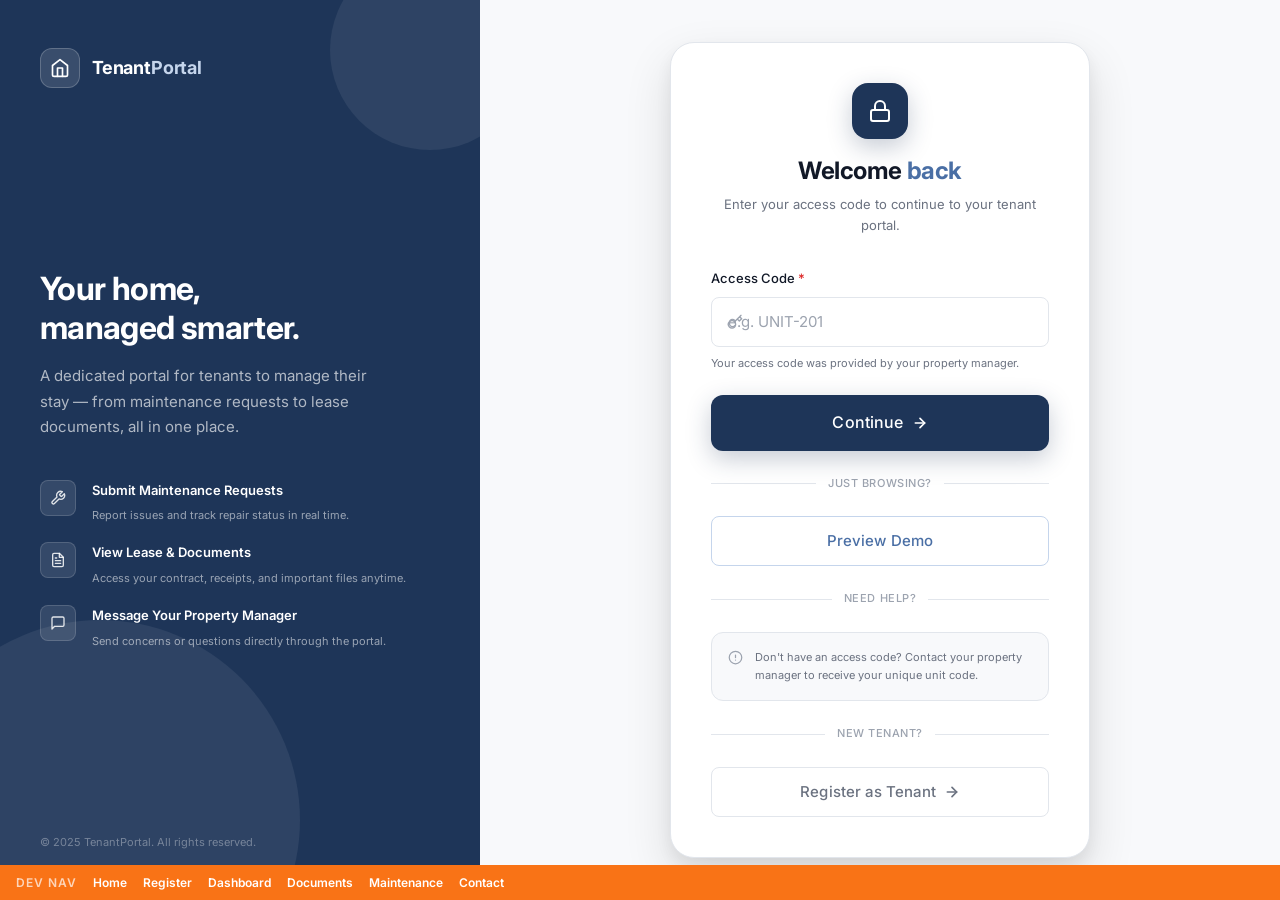
<file: index.html>
<!DOCTYPE html>
<html lang="en">
<head>
  <meta charset="UTF-8" />
  <meta name="viewport" content="width=device-width, initial-scale=1.0" />
  <title>Tenant Portal — Sign In</title>
  <link rel="preconnect" href="https://fonts.googleapis.com" />
  <link rel="preconnect" href="https://fonts.gstatic.com" crossorigin />
  <link href="https://fonts.googleapis.com/css2?family=Inter:wght@400;500;600;700&display=swap" rel="stylesheet" />
  <link rel="stylesheet" href="css/style.css" />
</head>
<body>

  <div class="login-split">

    <!-- ============================
         LEFT — Brand Panel
         ============================ -->
    <div class="login-split__brand">

      <!-- Logo -->
      <div class="brand-panel__logo">
        <div class="brand-panel__logo-icon">
          <svg width="20" height="20" viewBox="0 0 24 24" fill="none" stroke="currentColor" stroke-width="2" stroke-linecap="round" stroke-linejoin="round">
            <path d="M3 9l9-7 9 7v11a2 2 0 0 1-2 2H5a2 2 0 0 1-2-2z"/>
            <polyline points="9 22 9 12 15 12 15 22"/>
          </svg>
        </div>
        <span class="brand-panel__logo-text">Tenant<span>Portal</span></span>
      </div>

      <!-- Hero copy + features -->
      <div class="brand-panel__hero">
        <h1 class="brand-panel__headline">Your home,<br>managed smarter.</h1>
        <p class="brand-panel__tagline">
          A dedicated portal for tenants to manage their stay — from maintenance requests to lease documents, all in one place.
        </p>

        <div class="brand-panel__features">
          <div class="brand-feature">
            <div class="brand-feature__icon">
              <svg width="16" height="16" viewBox="0 0 24 24" fill="none" stroke="currentColor" stroke-width="2" stroke-linecap="round" stroke-linejoin="round">
                <path d="M14.7 6.3a1 1 0 0 0 0 1.4l1.6 1.6a1 1 0 0 0 1.4 0l3.77-3.77a6 6 0 0 1-7.94 7.94l-6.91 6.91a2.12 2.12 0 0 1-3-3l6.91-6.91a6 6 0 0 1 7.94-7.94l-3.76 3.76z"/>
              </svg>
            </div>
            <div class="brand-feature__text">
              <strong>Submit Maintenance Requests</strong>
              <span>Report issues and track repair status in real time.</span>
            </div>
          </div>

          <div class="brand-feature">
            <div class="brand-feature__icon">
              <svg width="16" height="16" viewBox="0 0 24 24" fill="none" stroke="currentColor" stroke-width="2" stroke-linecap="round" stroke-linejoin="round">
                <path d="M14 2H6a2 2 0 0 0-2 2v16a2 2 0 0 0 2 2h12a2 2 0 0 0 2-2V8z"/>
                <polyline points="14 2 14 8 20 8"/>
                <line x1="16" y1="13" x2="8" y2="13"/>
                <line x1="16" y1="17" x2="8" y2="17"/>
                <polyline points="10 9 9 9 8 9"/>
              </svg>
            </div>
            <div class="brand-feature__text">
              <strong>View Lease &amp; Documents</strong>
              <span>Access your contract, receipts, and important files anytime.</span>
            </div>
          </div>

          <div class="brand-feature">
            <div class="brand-feature__icon">
              <svg width="16" height="16" viewBox="0 0 24 24" fill="none" stroke="currentColor" stroke-width="2" stroke-linecap="round" stroke-linejoin="round">
                <path d="M21 15a2 2 0 0 1-2 2H7l-4 4V5a2 2 0 0 1 2-2h14a2 2 0 0 1 2 2z"/>
              </svg>
            </div>
            <div class="brand-feature__text">
              <strong>Message Your Property Manager</strong>
              <span>Send concerns or questions directly through the portal.</span>
            </div>
          </div>
        </div>
      </div>

      <!-- Footer -->
      <div class="brand-panel__footer">
        &copy; 2025 TenantPortal. All rights reserved.
      </div>

    </div>

    <!-- ============================
         RIGHT — Login Form
         ============================ -->
    <div class="login-split__form">
      <div class="login-card">

        <!-- Mobile-only brand mark -->
        <div class="login-mobile-brand">
          <svg width="14" height="14" viewBox="0 0 24 24" fill="none" stroke="currentColor" stroke-width="2.5" stroke-linecap="round" stroke-linejoin="round" style="color: var(--color-accent)">
            <path d="M3 9l9-7 9 7v11a2 2 0 0 1-2 2H5a2 2 0 0 1-2-2z"/>
            <polyline points="9 22 9 12 15 12 15 22"/>
          </svg>
          TenantPortal
        </div>

        <!-- Card header -->
        <div class="login-card__top">
          <div class="login-card__icon">
            <svg width="24" height="24" viewBox="0 0 24 24" fill="none" stroke="white" stroke-width="2" stroke-linecap="round" stroke-linejoin="round">
              <rect x="3" y="11" width="18" height="11" rx="2" ry="2"/>
              <path d="M7 11V7a5 5 0 0 1 10 0v4"/>
            </svg>
          </div>
          <h1 class="login-card__title">Welcome <span>back</span></h1>
          <p class="login-card__tagline">Enter your access code to continue to your tenant portal.</p>
        </div>

        <!-- Alert area -->
        <div id="alert-container"></div>

        <!-- Form -->
        <form id="login-form" novalidate>
          <div class="form-group">
            <label for="access-code" class="label-required">Access Code</label>
            <div class="input-wrap">
              <span class="input-icon">
                <svg width="16" height="16" viewBox="0 0 24 24" fill="none" stroke="currentColor" stroke-width="2" stroke-linecap="round" stroke-linejoin="round">
                  <path d="M21 2l-2 2m-7.61 7.61a5.5 5.5 0 1 1-7.778 7.778 5.5 5.5 0 0 1 7.777-7.777zm0 0L15.5 7.5m0 0l3 3L22 7l-3-3m-3.5 3.5L19 4"/>
                </svg>
              </span>
              <input
                type="text"
                id="access-code"
                name="accessCode"
                placeholder="e.g. UNIT-201"
                autocomplete="off"
                autocapitalize="characters"
                maxlength="20"
                required
              />
            </div>
            <span class="field-hint">Your access code was provided by your property manager.</span>
          </div>

          <div class="mt-6">
            <button type="submit" id="submit-btn" class="btn btn--brand btn--full btn--lg">
              Continue
              <span class="btn__arrow">
                <svg width="16" height="16" viewBox="0 0 24 24" fill="none" stroke="currentColor" stroke-width="2.5" stroke-linecap="round" stroke-linejoin="round">
                  <line x1="5" y1="12" x2="19" y2="12"/>
                  <polyline points="12 5 19 12 12 19"/>
                </svg>
              </span>
            </button>
          </div>
        </form>

        <!-- Demo preview -->
        <div class="divider--label mt-8">Just browsing?</div>
        <button type="button" id="demo-btn" class="btn btn--secondary btn--full" onclick="sessionStorage.setItem('accessCode','DEMO'); window.location.href='dashboard.html';">
          Preview Demo
        </button>

        <!-- Divider + help -->
        <div class="divider--label mt-6">Need help?</div>

        <div style="display: flex; align-items: flex-start; gap: 0.75rem; background: var(--color-surface-2); border: 1px solid var(--color-border); border-radius: var(--radius-lg); padding: var(--space-4);">
          <span style="color: var(--color-text-subtle); flex-shrink: 0; margin-top: 1px;">
            <svg width="15" height="15" viewBox="0 0 24 24" fill="none" stroke="currentColor" stroke-width="2" stroke-linecap="round" stroke-linejoin="round">
              <circle cx="12" cy="12" r="10"/>
              <line x1="12" y1="8" x2="12" y2="12"/>
              <line x1="12" y1="16" x2="12.01" y2="16"/>
            </svg>
          </span>
          <p style="font-size: var(--text-xs); color: var(--color-text-muted); line-height: 1.6; margin: 0;">
            Don't have an access code? Contact your property manager to receive your unique unit code.
          </p>
        </div>

        <!-- Register -->
        <div class="divider--label mt-6">New tenant?</div>
        <a href="onboarding.html" class="btn btn--ghost btn--full">
          Register as Tenant
          <span class="btn__arrow">
            <svg width="16" height="16" viewBox="0 0 24 24" fill="none" stroke="currentColor" stroke-width="2.5" stroke-linecap="round" stroke-linejoin="round">
              <line x1="5" y1="12" x2="19" y2="12"/>
              <polyline points="12 5 19 12 12 19"/>
            </svg>
          </span>
        </a>

      </div>
    </div>

  </div><!-- /.login-split -->

  <!-- DEV NAV TOOLBAR — remove before launch -->
  <div style="position:fixed;bottom:0;left:0;right:0;background:#f97316;color:white;padding:8px 16px;display:flex;gap:16px;align-items:center;font-size:12px;font-weight:600;z-index:9999;flex-wrap:wrap;">
    <span style="opacity:0.7;text-transform:uppercase;letter-spacing:0.08em;flex-shrink:0;">DEV NAV</span>
    <a href="index.html" style="color:white;text-decoration:none;">Home</a>
    <a href="onboarding.html" style="color:white;text-decoration:none;">Register</a>
    <a href="dashboard.html" style="color:white;text-decoration:none;">Dashboard</a>
    <a href="documents.html" style="color:white;text-decoration:none;">Documents</a>
    <a href="maintenance.html" style="color:white;text-decoration:none;">Maintenance</a>
    <a href="contact.html" style="color:white;text-decoration:none;">Contact</a>
  </div>

  <script src="js/main.js"></script>
  <script>
    // Redirect if already logged in
    if (getAccessCode()) {
      window.location.href = 'dashboard.html';
    }

    const form      = document.getElementById('login-form');
    const input     = document.getElementById('access-code');
    const submitBtn = document.getElementById('submit-btn');

    form.addEventListener('submit', async (e) => {
      e.preventDefault();
      clearAlert('alert-container');

      const code = input.value.trim().toUpperCase();

      if (!code) {
        input.classList.add('is-error');
        showAlert('alert-container', 'Please enter your access code.', 'error');
        input.focus();
        return;
      }

      input.classList.remove('is-error');
      setLoading(submitBtn, true);

      try {
        const result = await apiPost(WEBHOOKS.verifyCode, { accessCode: code });

        if (result && result.valid) {
          setAccessCode(code);
          if (result.tenant) setTenantData(result.tenant);
          const isOnboarded = result.tenant && result.tenant.onboarded;
          window.location.href = isOnboarded ? 'dashboard.html' : 'onboarding.html';
        } else {
          showAlert('alert-container', 'Invalid access code. Please check and try again.', 'error');
          input.classList.add('is-error');
          input.focus();
        }
      } catch (err) {
        showAlert('alert-container', 'Unable to verify code. Please try again shortly.', 'error');
      } finally {
        setLoading(submitBtn, false);
      }
    });

    input.addEventListener('input', () => {
      input.classList.remove('is-error');
      clearAlert('alert-container');
    });

  </script>
</body>
</html>
</file>
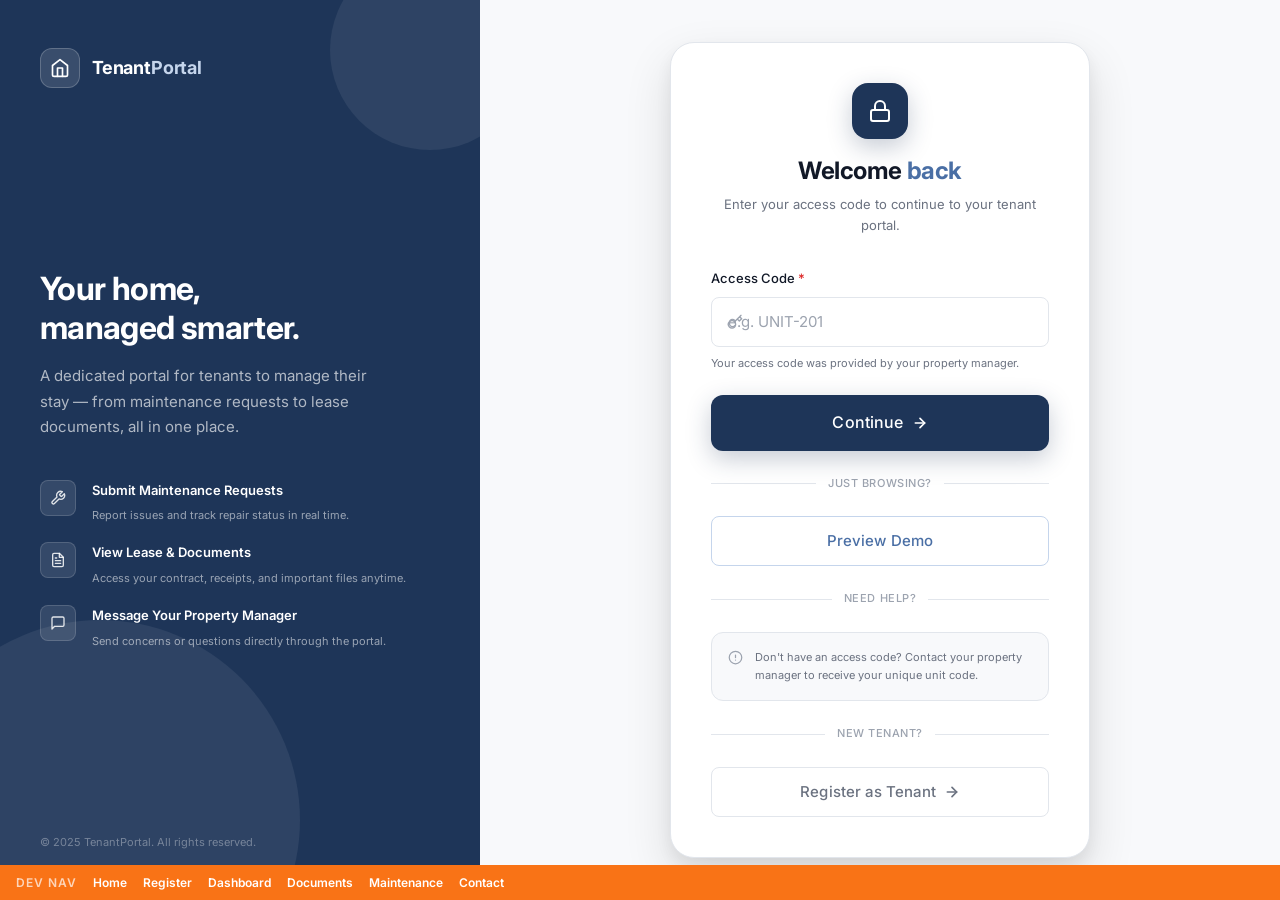
<file: contact.html>
<!DOCTYPE html>
<html lang="en">
<head>
  <meta charset="UTF-8">
  <meta name="viewport" content="width=device-width, initial-scale=1.0">
  <title>Message the Owner — Tenant Portal</title>
  <link rel="preconnect" href="https://fonts.googleapis.com">
  <link rel="preconnect" href="https://fonts.gstatic.com" crossorigin>
  <link href="https://fonts.googleapis.com/css2?family=Inter:wght@400;500;600;700&display=swap" rel="stylesheet">
  <link rel="stylesheet" href="css/style.css">
</head>
<body class="page">

  <!-- ── Navbar ─────────────────────────────────────────────── -->
  <nav class="navbar">
    <div class="container">
      <div class="navbar__inner">

        <a href="dashboard.html" class="navbar__brand">
          <div class="navbar__brand-icon">
            <svg width="18" height="18" viewBox="0 0 24 24" fill="none" stroke="currentColor" stroke-width="2" stroke-linecap="round" stroke-linejoin="round" aria-hidden="true">
              <path d="M3 9l9-7 9 7v11a2 2 0 0 1-2 2H5a2 2 0 0 1-2-2z"/>
              <polyline points="9 22 9 12 15 12 15 22"/>
            </svg>
          </div>
          Tenant<span>Portal</span>
        </a>

        <button class="navbar__menu-toggle" aria-label="Toggle navigation" aria-expanded="false">
          <svg width="20" height="20" viewBox="0 0 24 24" fill="none" stroke="currentColor" stroke-width="2" aria-hidden="true">
            <line x1="3" y1="6" x2="21" y2="6"/>
            <line x1="3" y1="12" x2="21" y2="12"/>
            <line x1="3" y1="18" x2="21" y2="18"/>
          </svg>
        </button>

        <div class="navbar__nav">
          <a href="documents.html" class="nav-link">Documents</a>
          <a href="maintenance.html" class="nav-link">Maintenance</a>
          <a href="contact.html" class="nav-link">Contact</a>
          <button class="btn btn--ghost btn--sm" data-logout>Log out</button>
        </div>

      </div>
    </div>
  </nav>

  <!-- ── Main ───────────────────────────────────────────────── -->
  <main class="page-content">
    <div class="container container--md">

      <!-- Page header -->
      <div class="page-header">
        <div class="page-header__text">
          <h1 class="page-header__title">Message the Owner</h1>
          <p class="page-header__subtitle">Have a question or concern? Send a message and we'll get back to you.</p>
        </div>
      </div>

      <!-- Form card -->
      <div class="card card--padded card--raised">

        <div id="form-alert"></div>

        <form id="contact-form" novalidate>

          <!-- Subject -->
          <div class="form-group">
            <label for="subject" class="label-required">Subject</label>
            <div class="input-wrap">
              <span class="input-icon">
                <svg width="16" height="16" viewBox="0 0 24 24" fill="none" stroke="currentColor" stroke-width="2" stroke-linecap="round" stroke-linejoin="round" aria-hidden="true">
                  <line x1="4" y1="9" x2="20" y2="9"/>
                  <line x1="4" y1="15" x2="20" y2="15"/>
                  <line x1="10" y1="3" x2="8" y2="21"/>
                  <line x1="16" y1="3" x2="14" y2="21"/>
                </svg>
              </span>
              <input
                type="text"
                id="subject"
                name="Subject"
                placeholder="e.g. Question about my lease renewal"
                maxlength="200"
                required
              >
            </div>
          </div>

          <!-- Message -->
          <div class="form-group">
            <label for="message" class="label-required">Message</label>
            <textarea
              id="message"
              name="Message"
              rows="7"
              placeholder="Write your message here…"
              required
            ></textarea>
          </div>

          <!-- Phone (pre-filled from tenant data if available) -->
          <div class="form-group">
            <label for="phone">Your Phone Number <span class="text-subtle text-sm fw-normal">(optional)</span></label>
            <div class="input-wrap">
              <span class="input-icon">
                <svg width="16" height="16" viewBox="0 0 24 24" fill="none" stroke="currentColor" stroke-width="2" stroke-linecap="round" stroke-linejoin="round" aria-hidden="true">
                  <path d="M22 16.92v3a2 2 0 0 1-2.18 2 19.79 19.79 0 0 1-8.63-3.07A19.5 19.5 0 0 1 4.69 13a19.79 19.79 0 0 1-3.07-8.67A2 2 0 0 1 3.6 2h3a2 2 0 0 1 2 1.72c.127.96.361 1.903.7 2.81a2 2 0 0 1-.45 2.11L7.91 9.91a16 16 0 0 0 6.06 6.06l1.97-1.97a2 2 0 0 1 2.11-.45c.907.339 1.85.573 2.81.7A2 2 0 0 1 22 16.92z"/>
                </svg>
              </span>
              <input
                type="tel"
                id="phone"
                name="Phone"
                placeholder="e.g. 09171234567"
              >
            </div>
            <p class="field-hint">So we can reach you faster if needed.</p>
          </div>

          <!-- Submit -->
          <div class="mt-8">
            <button type="submit" id="submit-btn" class="btn btn--primary btn--full btn--lg">
              Send Message
              <span class="btn__arrow">
                <svg width="16" height="16" viewBox="0 0 24 24" fill="none" stroke="currentColor" stroke-width="2.5" stroke-linecap="round" stroke-linejoin="round" aria-hidden="true">
                  <line x1="22" y1="2" x2="11" y2="13"/>
                  <polygon points="22 2 15 22 11 13 2 9 22 2"/>
                </svg>
              </span>
            </button>
          </div>

        </form>
      </div>

    </div>
  </main>

  <script src="js/main.js"></script>
  <script>
    requireAuth();

    // Pre-fill phone from cached tenant data if available
    const phoneInput = document.getElementById('phone');
    const tenantPhone = getTenantData()?.['Phone'];
    if (tenantPhone) phoneInput.value = tenantPhone;

    // ── Form submission ────────────────────────────────────────
    const form      = document.getElementById('contact-form');
    const submitBtn = document.getElementById('submit-btn');
    const subjectEl = form.querySelector('[name="Subject"]');
    const messageEl = form.querySelector('[name="Message"]');

    form.addEventListener('submit', async (e) => {
      e.preventDefault();
      clearAlert('form-alert');

      const subject = subjectEl.value.trim();
      const message = messageEl.value.trim();
      const phone   = phoneInput.value.trim();

      if (!subject) {
        showAlert('form-alert', 'Please enter a subject for your message.');
        subjectEl.focus();
        return;
      }
      if (!message) {
        showAlert('form-alert', 'Please write a message before sending.');
        messageEl.focus();
        return;
      }

      const payload = {
        Subject:       subject,
        Message:       message,
        'Access Code': getAccessCode(),
      };
      if (phone) payload.Phone = phone;

      setLoading(submitBtn, true);
      try {
        await apiPost(WEBHOOKS.contact, payload);
        showAlert('form-alert', "Your message has been sent. We'll get back to you soon.", 'success');
        form.reset();
        if (tenantPhone) phoneInput.value = tenantPhone;
        window.scrollTo({ top: 0, behavior: 'smooth' });
      } catch (err) {
        showAlert('form-alert', err.message || DEFAULT_ERROR_MSG);
      } finally {
        setLoading(submitBtn, false);
      }
    });
  </script>

</body>
</html>
</file>
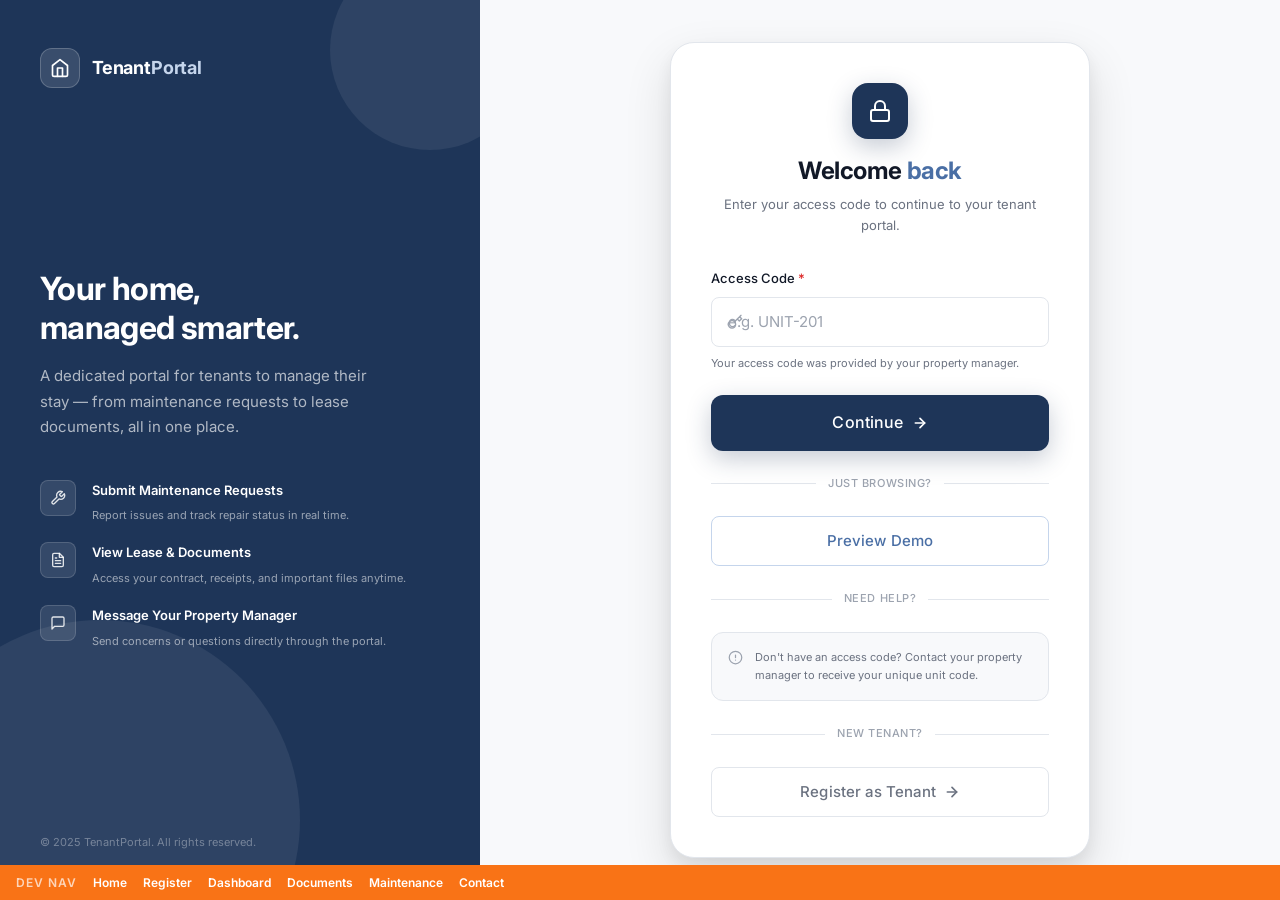
<file: dashboard.html>
<!DOCTYPE html>
<html lang="en">
<head>
  <meta charset="UTF-8">
  <meta name="viewport" content="width=device-width, initial-scale=1.0">
  <title>Dashboard — Tenant Portal</title>
  <link rel="preconnect" href="https://fonts.googleapis.com">
  <link rel="preconnect" href="https://fonts.gstatic.com" crossorigin>
  <link href="https://fonts.googleapis.com/css2?family=Inter:wght@400;500;600;700&display=swap" rel="stylesheet">
  <link rel="stylesheet" href="css/style.css">
</head>
<body class="page">

  <!-- ── Navbar ─────────────────────────────────────────────── -->
  <nav class="navbar">
    <div class="container">
      <div class="navbar__inner">

        <a href="dashboard.html" class="navbar__brand">
          <div class="navbar__brand-icon">
            <svg width="18" height="18" viewBox="0 0 24 24" fill="none" stroke="currentColor" stroke-width="2" stroke-linecap="round" stroke-linejoin="round" aria-hidden="true">
              <path d="M3 9l9-7 9 7v11a2 2 0 0 1-2 2H5a2 2 0 0 1-2-2z"/>
              <polyline points="9 22 9 12 15 12 15 22"/>
            </svg>
          </div>
          Tenant<span>Portal</span>
        </a>

        <button class="navbar__menu-toggle" aria-label="Toggle navigation" aria-expanded="false">
          <svg width="20" height="20" viewBox="0 0 24 24" fill="none" stroke="currentColor" stroke-width="2" aria-hidden="true">
            <line x1="3" y1="6" x2="21" y2="6"/>
            <line x1="3" y1="12" x2="21" y2="12"/>
            <line x1="3" y1="18" x2="21" y2="18"/>
          </svg>
        </button>

        <div class="navbar__nav">
          <a href="documents.html" class="nav-link">Documents</a>
          <a href="maintenance.html" class="nav-link">Maintenance</a>
          <a href="contact.html" class="nav-link">Contact</a>
          <button class="btn btn--ghost btn--sm" data-logout>Log out</button>
        </div>

      </div>
    </div>
  </nav>

  <!-- ── Main ───────────────────────────────────────────────── -->
  <main class="page-content">
    <div class="container">

      <!-- Welcome banner -->
      <div class="card card--padded card--raised mb-8" style="background:var(--color-brand);border:none;">
        <div class="flex items-start justify-between gap-4" style="flex-wrap:wrap;">
          <div>
            <div class="card__eyebrow" style="color:rgba(255,255,255,0.5);">Welcome back</div>
            <h2 id="tenant-name" style="font-size:var(--text-2xl);font-weight:var(--fw-bold);color:#fff;letter-spacing:-0.02em;margin-bottom:var(--space-1);">
              Loading…
            </h2>
            <p id="tenant-unit" style="font-size:var(--text-sm);color:rgba(255,255,255,0.6);margin:0;line-height:1.5;"></p>
          </div>
          <div style="display:flex;align-items:center;gap:var(--space-2);padding:var(--space-2) var(--space-4);background:rgba(255,255,255,0.08);border:1px solid rgba(255,255,255,0.14);border-radius:var(--radius-full);">
            <svg width="12" height="12" viewBox="0 0 24 24" fill="none" stroke="rgba(255,255,255,0.55)" stroke-width="2.5" aria-hidden="true">
              <rect x="3" y="11" width="18" height="11" rx="2" ry="2"/>
              <path d="M7 11V7a5 5 0 0 1 10 0v4"/>
            </svg>
            <span id="tenant-code" style="font-size:var(--text-xs);font-weight:var(--fw-semi);color:rgba(255,255,255,0.7);letter-spacing:0.08em;"></span>
          </div>
        </div>
      </div>

      <!-- Incomplete-onboarding banner (shown only if onboarded === false) -->
      <div id="onboarding-banner" class="alert alert--warning mb-8" style="display:none;align-items:flex-start;gap:var(--space-4);">
        <div class="alert__icon" style="flex-shrink:0;margin-top:2px;">
          <svg width="18" height="18" viewBox="0 0 24 24" fill="none" stroke="currentColor" stroke-width="2.5" stroke-linecap="round" stroke-linejoin="round" aria-hidden="true">
            <path d="M10.29 3.86L1.82 18a2 2 0 0 0 1.71 3h16.94a2 2 0 0 0 1.71-3L13.71 3.86a2 2 0 0 0-3.42 0z"/>
            <line x1="12" y1="9" x2="12" y2="13"/>
            <line x1="12" y1="17" x2="12.01" y2="17"/>
          </svg>
        </div>
        <div style="flex:1;">
          <div style="font-weight:var(--fw-semi);font-size:var(--text-sm);color:#92400e;margin-bottom:var(--space-1);">Complete Your Profile</div>
          <p style="margin:0;font-size:var(--text-sm);color:#92400e;line-height:1.5;">Your tenant profile isn't set up yet. Please complete onboarding to access all portal features.</p>
        </div>
        <a href="onboarding.html" class="btn btn--sm" style="flex-shrink:0;background:#d97706;border-color:#d97706;color:#fff;white-space:nowrap;">
          Complete Now
          <span class="btn__arrow">
            <svg width="12" height="12" viewBox="0 0 24 24" fill="none" stroke="currentColor" stroke-width="2.5" stroke-linecap="round" stroke-linejoin="round" aria-hidden="true">
              <path d="M5 12h14"/><path d="M12 5l7 7-7 7"/>
            </svg>
          </span>
        </a>
      </div>

      <!-- Page header -->
      <div class="page-header">
        <div class="page-header__text">
          <h1 class="page-header__title">What do you need today?</h1>
          <p class="page-header__subtitle">Select an option below to get started.</p>
        </div>
      </div>

      <!-- Quick-action grid -->
      <div class="dashboard-grid">

        <a href="maintenance.html" class="dashboard-card">
          <div class="dashboard-card__icon">
            <svg width="22" height="22" viewBox="0 0 24 24" fill="none" stroke="currentColor" stroke-width="2" stroke-linecap="round" stroke-linejoin="round" aria-hidden="true">
              <path d="M14.7 6.3a1 1 0 0 0 0 1.4l1.6 1.6a1 1 0 0 0 1.4 0l3.77-3.77a6 6 0 0 1-7.94 7.94l-6.91 6.91a2.12 2.12 0 0 1-3-3l6.91-6.91a6 6 0 0 1 7.94-7.94l-3.76 3.76z"/>
            </svg>
          </div>
          <div>
            <div class="dashboard-card__title">Submit Maintenance</div>
            <div class="dashboard-card__desc">Report a repair or issue in your unit. We'll follow up promptly.</div>
          </div>
          <div class="dashboard-card__arrow">
            Open
            <svg width="13" height="13" viewBox="0 0 24 24" fill="none" stroke="currentColor" stroke-width="2.5" stroke-linecap="round" stroke-linejoin="round" aria-hidden="true">
              <path d="M5 12h14"/><path d="M12 5l7 7-7 7"/>
            </svg>
          </div>
        </a>

        <a href="documents.html" class="dashboard-card">
          <div class="dashboard-card__icon">
            <svg width="22" height="22" viewBox="0 0 24 24" fill="none" stroke="currentColor" stroke-width="2" stroke-linecap="round" stroke-linejoin="round" aria-hidden="true">
              <path d="M14 2H6a2 2 0 0 0-2 2v16a2 2 0 0 0 2 2h12a2 2 0 0 0 2-2V8z"/>
              <polyline points="14 2 14 8 20 8"/>
              <line x1="16" y1="13" x2="8" y2="13"/>
              <line x1="16" y1="17" x2="8" y2="17"/>
              <polyline points="10 9 9 9 8 9"/>
            </svg>
          </div>
          <div>
            <div class="dashboard-card__title">View Documents</div>
            <div class="dashboard-card__desc">Access your lease agreement and payment receipts from Drive.</div>
          </div>
          <div class="dashboard-card__arrow">
            Open
            <svg width="13" height="13" viewBox="0 0 24 24" fill="none" stroke="currentColor" stroke-width="2.5" stroke-linecap="round" stroke-linejoin="round" aria-hidden="true">
              <path d="M5 12h14"/><path d="M12 5l7 7-7 7"/>
            </svg>
          </div>
        </a>

        <a href="contact.html" class="dashboard-card">
          <div class="dashboard-card__icon">
            <svg width="22" height="22" viewBox="0 0 24 24" fill="none" stroke="currentColor" stroke-width="2" stroke-linecap="round" stroke-linejoin="round" aria-hidden="true">
              <path d="M21 15a2 2 0 0 1-2 2H7l-4 4V5a2 2 0 0 1 2-2h14a2 2 0 0 1 2 2z"/>
            </svg>
          </div>
          <div>
            <div class="dashboard-card__title">Message Owner</div>
            <div class="dashboard-card__desc">Send a message directly to the property owner or manager.</div>
          </div>
          <div class="dashboard-card__arrow">
            Open
            <svg width="13" height="13" viewBox="0 0 24 24" fill="none" stroke="currentColor" stroke-width="2.5" stroke-linecap="round" stroke-linejoin="round" aria-hidden="true">
              <path d="M5 12h14"/><path d="M12 5l7 7-7 7"/>
            </svg>
          </div>
        </a>

      </div>

      <div id="page-alert" class="mt-6"></div>

    </div>
  </main>

  <script src="js/main.js"></script>
  <script>
    requireAuth();

    async function init() {
      const code = getAccessCode();
      if (!getTenantData()) {
        try {
          const data = await apiPost(WEBHOOKS.getTenantInfo, { accessCode: code });
          if (data && typeof data === 'object') setTenantData(data);
        } catch (err) {
          console.warn('Could not load tenant data:', err);
        }
      }
      const tenant = getTenantData();
      document.getElementById('tenant-name').textContent = tenant?.['Full Name'] || 'Tenant';
      document.getElementById('tenant-unit').textContent =
        tenant?.['Unit Number'] ? 'Unit ' + tenant['Unit Number'] : '';
      document.getElementById('tenant-code').textContent = code || '';

      const banner = document.getElementById('onboarding-banner');
      if (banner && tenant && tenant.onboarded === false) {
        banner.style.display = 'flex';
      }
    }

    init();
  </script>

</body>
</html>
</file>
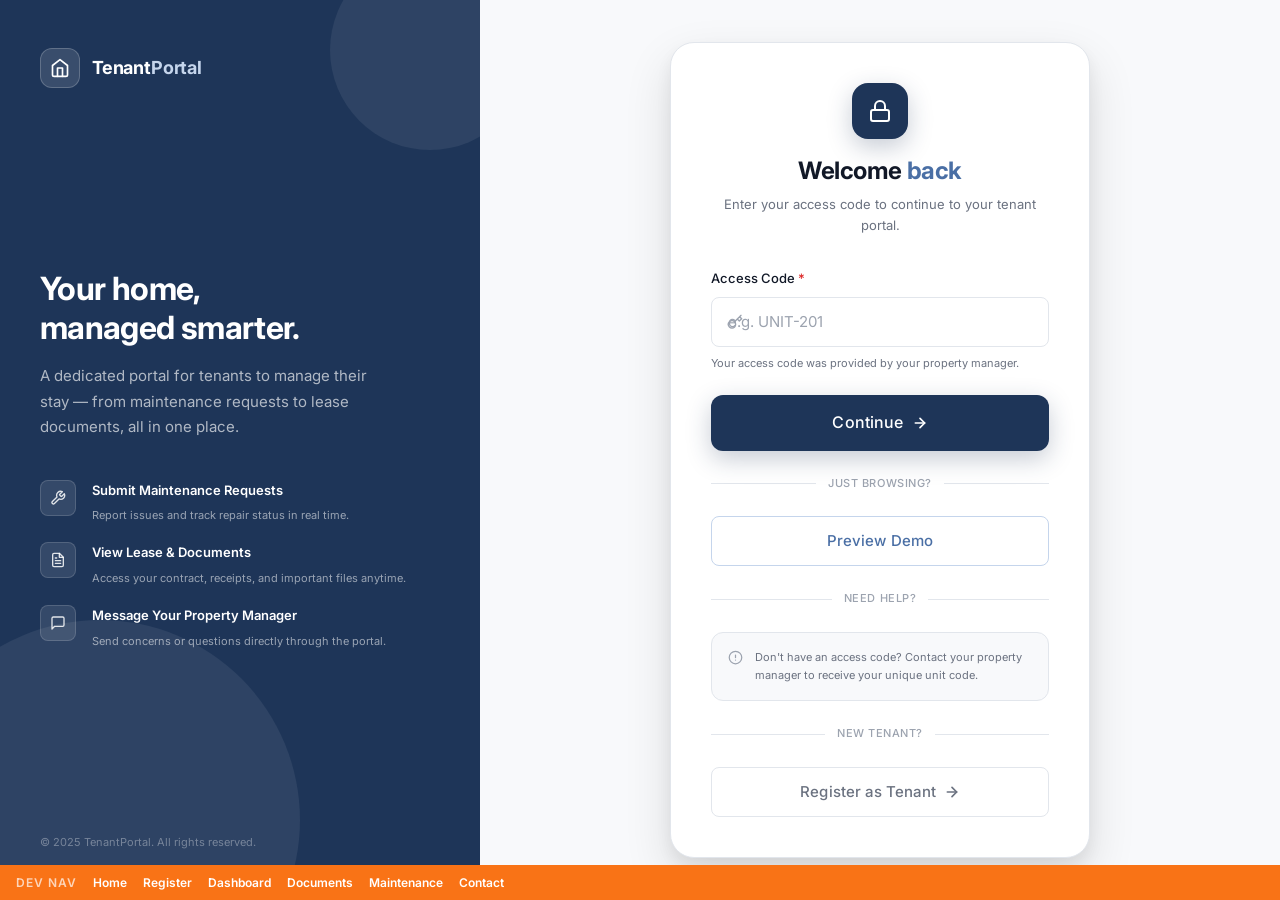
<file: documents.html>
<!DOCTYPE html>
<html lang="en">
<head>
  <meta charset="UTF-8">
  <meta name="viewport" content="width=device-width, initial-scale=1.0">
  <title>Documents — Tenant Portal</title>
  <link rel="preconnect" href="https://fonts.googleapis.com">
  <link rel="preconnect" href="https://fonts.gstatic.com" crossorigin>
  <link href="https://fonts.googleapis.com/css2?family=Inter:wght@400;500;600;700&display=swap" rel="stylesheet">
  <link rel="stylesheet" href="css/style.css">
  <style>
    .docs-loading {
      display: flex;
      flex-direction: column;
      align-items: center;
      justify-content: center;
      padding: var(--space-16) var(--space-8);
      gap: var(--space-3);
      color: var(--color-text-muted);
      font-size: var(--text-sm);
    }

    .docs-empty {
      display: flex;
      flex-direction: column;
      align-items: center;
      text-align: center;
      padding: var(--space-16) var(--space-8);
      gap: var(--space-2);
    }
    .docs-empty__icon {
      width: 56px;
      height: 56px;
      background: var(--color-surface-2);
      border: 1px solid var(--color-border);
      border-radius: var(--radius-xl);
      display: flex;
      align-items: center;
      justify-content: center;
      color: var(--color-text-subtle);
      margin-bottom: var(--space-2);
    }
    .docs-empty__title {
      font-size: var(--text-base);
      font-weight: var(--fw-semi);
      color: var(--color-text-muted);
    }
    .docs-empty__sub {
      font-size: var(--text-sm);
      color: var(--color-text-subtle);
      max-width: 300px;
      line-height: 1.6;
      margin: 0;
    }

    .docs-section + .docs-section {
      margin-top: var(--space-8);
    }
    .docs-section__heading {
      display: flex;
      align-items: center;
      gap: var(--space-3);
      margin-bottom: var(--space-4);
    }
    .docs-section__title {
      font-size: var(--text-xs);
      font-weight: var(--fw-semi);
      text-transform: uppercase;
      letter-spacing: 0.08em;
      color: var(--color-text-muted);
    }
    .docs-section__count {
      font-size: var(--text-xs);
      color: var(--color-text-subtle);
      font-weight: var(--fw-medium);
    }

    .doc-row {
      display: flex;
      align-items: center;
      gap: var(--space-4);
      padding: var(--space-4) 0;
      border-bottom: 1px solid var(--color-border-light);
    }
    .doc-row:first-child { padding-top: 0; }
    .doc-row:last-child {
      border-bottom: none;
      padding-bottom: 0;
    }
    .doc-row__info {
      flex: 1;
      min-width: 0;
    }
    .doc-row__name {
      display: block;
      font-size: var(--text-base);
      font-weight: var(--fw-medium);
      color: var(--color-text);
      white-space: nowrap;
      overflow: hidden;
      text-overflow: ellipsis;
      margin-bottom: var(--space-1);
    }
    .doc-row__meta {
      display: flex;
      align-items: center;
      gap: var(--space-2);
      flex-wrap: wrap;
    }
    .doc-row__date {
      font-size: var(--text-xs);
      color: var(--color-text-subtle);
    }
    .doc-row__action { flex-shrink: 0; }

    @media (max-width: 480px) {
      .doc-row { gap: var(--space-3); }
      .doc-row__action .btn {
        font-size: var(--text-xs);
        padding: var(--space-2) var(--space-3);
      }
    }
  </style>
</head>
<body class="page">

  <nav class="navbar">
    <div class="container">
      <div class="navbar__inner">

        <a href="dashboard.html" class="navbar__brand">
          <div class="navbar__brand-icon">
            <svg width="18" height="18" viewBox="0 0 24 24" fill="none" stroke="currentColor" stroke-width="2" stroke-linecap="round" stroke-linejoin="round" aria-hidden="true">
              <path d="M3 9l9-7 9 7v11a2 2 0 0 1-2 2H5a2 2 0 0 1-2-2z"/>
              <polyline points="9 22 9 12 15 12 15 22"/>
            </svg>
          </div>
          Tenant<span>Portal</span>
        </a>

        <button class="navbar__menu-toggle" aria-label="Toggle navigation" aria-expanded="false">
          <svg width="20" height="20" viewBox="0 0 24 24" fill="none" stroke="currentColor" stroke-width="2" aria-hidden="true">
            <line x1="3" y1="6" x2="21" y2="6"/>
            <line x1="3" y1="12" x2="21" y2="12"/>
            <line x1="3" y1="18" x2="21" y2="18"/>
          </svg>
        </button>

        <div class="navbar__nav">
          <a href="documents.html" class="nav-link">Documents</a>
          <a href="maintenance.html" class="nav-link">Maintenance</a>
          <a href="contact.html" class="nav-link">Contact</a>
          <button class="btn btn--ghost btn--sm" data-logout>Log out</button>
        </div>

      </div>
    </div>
  </nav>

  <main class="page-content">
    <div class="container container--lg">

      <div class="page-header">
        <div class="page-header__text">
          <h1 class="page-header__title">Your Documents</h1>
          <p class="page-header__subtitle">View and download your lease agreement and payment receipts.</p>
        </div>
      </div>

      <div class="card card--padded card--raised">

        <div id="docs-loading" class="docs-loading">
          <div class="spinner spinner--dark"></div>
          <span>Loading your documents…</span>
        </div>
        <div id="docs-content" hidden></div>
        <div id="docs-alert"></div>

      </div>

    </div>
  </main>

  <script src="js/main.js"></script>
  <script>
    requireAuth();

    const loadingEl = document.getElementById('docs-loading');
    const contentEl = document.getElementById('docs-content');

    const TYPE_LEASE = 'Lease';

    const DOC_STYLES = {
      [TYPE_LEASE]: { badge: 'badge--accent', icon: 'icon-badge--accent' },
    };
    const DOC_STYLES_DEFAULT = { badge: 'badge--neutral', icon: 'icon-badge--neutral' };

    function formatDate(str) {
      if (!str) return '';
      const d = new Date(str + 'T00:00:00');
      if (isNaN(d)) return str;
      return d.toLocaleDateString('en-US', { year: 'numeric', month: 'short', day: 'numeric' });
    }

    function safeUrl(url) {
      try {
        const u = new URL(url);
        return (u.protocol === 'https:' || u.protocol === 'http:') ? url : '#';
      } catch {
        return '#';
      }
    }

    function fileIconSvg(type) {
      if (type === TYPE_LEASE) {
        return `<svg width="20" height="20" viewBox="0 0 24 24" fill="none" stroke="currentColor" stroke-width="2" stroke-linecap="round" stroke-linejoin="round" aria-hidden="true">
          <path d="M14 2H6a2 2 0 0 0-2 2v16a2 2 0 0 0 2 2h12a2 2 0 0 0 2-2V8z"/>
          <polyline points="14 2 14 8 20 8"/>
          <line x1="16" y1="13" x2="8" y2="13"/>
          <line x1="16" y1="17" x2="8" y2="17"/>
          <polyline points="10 9 9 9 8 9"/>
        </svg>`;
      }
      return `<svg width="20" height="20" viewBox="0 0 24 24" fill="none" stroke="currentColor" stroke-width="2" stroke-linecap="round" stroke-linejoin="round" aria-hidden="true">
        <path d="M4 2v20l2-1 2 1 2-1 2 1 2-1 2 1 2-1 2 1V2l-2 1-2-1-2 1-2-1-2 1-2-1-2 1-2-1z"/>
        <line x1="8" y1="9" x2="16" y2="9"/>
        <line x1="8" y1="13" x2="14" y2="13"/>
      </svg>`;
    }

    function renderDocRow(doc) {
      const styles = DOC_STYLES[doc.Type] || DOC_STYLES_DEFAULT;
      const url    = safeUrl(doc.URL || '');

      return `<div class="doc-row">
        <div class="icon-badge ${styles.icon}">${fileIconSvg(doc.Type)}</div>
        <div class="doc-row__info">
          <span class="doc-row__name">${escapeHtml(doc.Name)}</span>
          <div class="doc-row__meta">
            <span class="badge ${styles.badge}">${escapeHtml(doc.Type)}</span>
            ${doc.Date ? `<span class="doc-row__date">${escapeHtml(formatDate(doc.Date))}</span>` : ''}
          </div>
        </div>
        <div class="doc-row__action">
          <a href="${escapeHtml(url)}" class="btn btn--secondary btn--sm" target="_blank" rel="noopener noreferrer">
            <svg width="14" height="14" viewBox="0 0 24 24" fill="none" stroke="currentColor" stroke-width="2.5" stroke-linecap="round" stroke-linejoin="round" aria-hidden="true">
              <path d="M21 15v4a2 2 0 0 1-2 2H5a2 2 0 0 1-2-2v-4"/>
              <polyline points="7 10 12 15 17 10"/>
              <line x1="12" y1="15" x2="12" y2="3"/>
            </svg>
            View
          </a>
        </div>
      </div>`;
    }

    function renderSection(title, docs) {
      if (docs.length === 0) return '';
      return `<div class="docs-section">
        <div class="docs-section__heading">
          <span class="docs-section__title">${escapeHtml(title)}</span>
          <span class="docs-section__count">${docs.length} ${docs.length === 1 ? 'file' : 'files'}</span>
        </div>
        ${docs.map(renderDocRow).join('')}
      </div>`;
    }

    function renderEmpty() {
      return `<div class="docs-empty">
        <div class="docs-empty__icon">
          <svg width="24" height="24" viewBox="0 0 24 24" fill="none" stroke="currentColor" stroke-width="1.5" stroke-linecap="round" stroke-linejoin="round" aria-hidden="true">
            <path d="M14 2H6a2 2 0 0 0-2 2v16a2 2 0 0 0 2 2h12a2 2 0 0 0 2-2V8z"/>
            <polyline points="14 2 14 8 20 8"/>
          </svg>
        </div>
        <p class="docs-empty__title">No documents on file yet.</p>
        <p class="docs-empty__sub">Your lease agreement and payment receipts will appear here once they're available.</p>
      </div>`;
    }

    async function loadDocuments() {
      try {
        const data = await apiPost(WEBHOOKS.getDocuments, { 'Access Code': getAccessCode() });
        const docs = Array.isArray(data) ? data : [];

        loadingEl.hidden = true;

        if (docs.length === 0) {
          contentEl.innerHTML = renderEmpty();
          contentEl.hidden = false;
          return;
        }

        const leases   = docs.filter(d => d.Type === TYPE_LEASE);
        // Non-lease docs (receipts + any unrecognized types) sorted newest first
        const receipts = docs
          .filter(d => d.Type !== TYPE_LEASE)
          .sort((a, b) => new Date(b.Date) - new Date(a.Date));

        contentEl.innerHTML = renderSection('Lease Agreement', leases)
                            + renderSection('Payment Receipts', receipts);
        contentEl.hidden = false;

      } catch (err) {
        loadingEl.hidden = true;
        showAlert('docs-alert', err.message || 'Unable to load documents. Please try again later.', 'error');
      }
    }

    loadDocuments();
  </script>

</body>
</html>
</file>
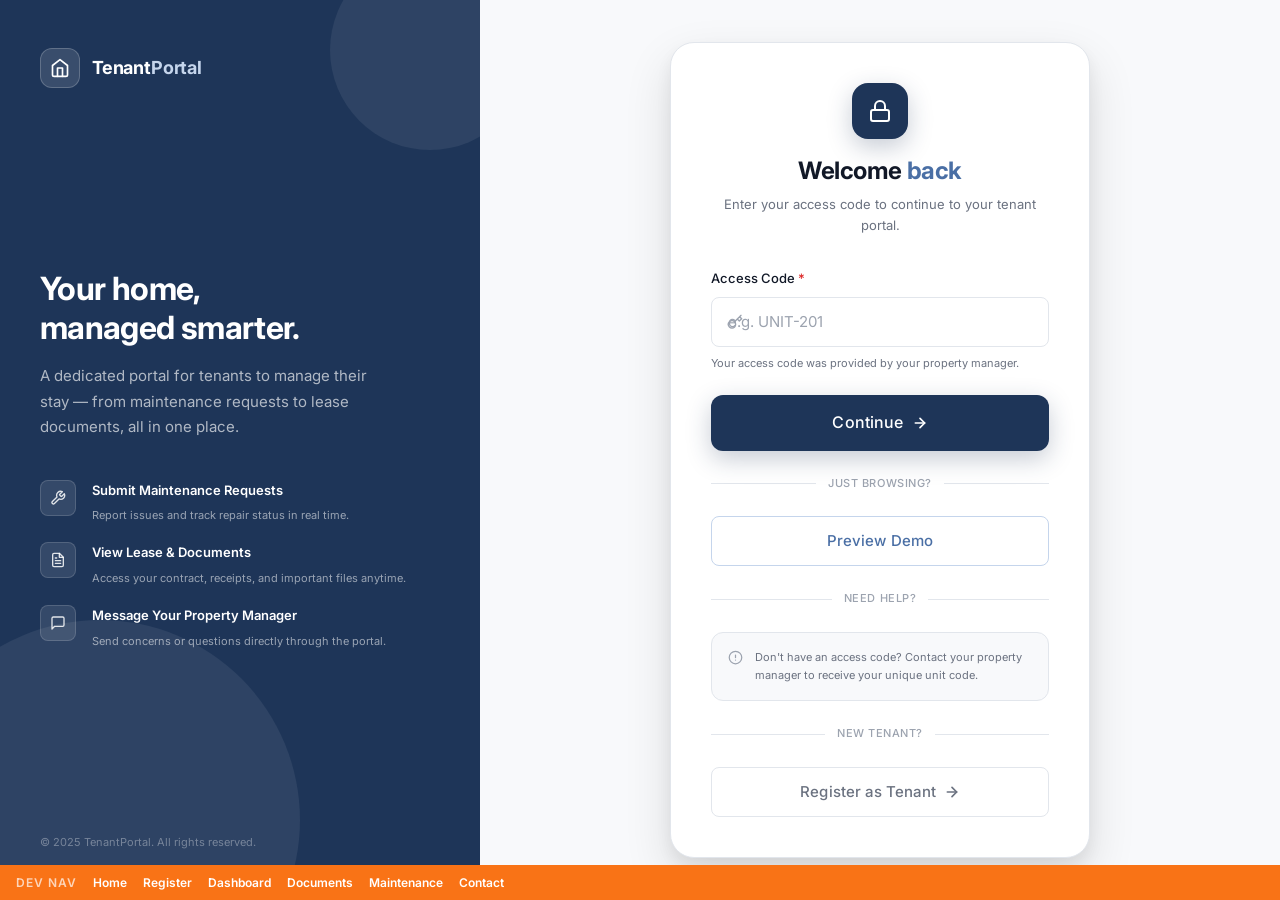
<file: maintenance.html>
<!DOCTYPE html>
<html lang="en">
<head>
  <meta charset="UTF-8">
  <meta name="viewport" content="width=device-width, initial-scale=1.0">
  <title>Maintenance Request — Tenant Portal</title>
  <link rel="preconnect" href="https://fonts.googleapis.com">
  <link rel="preconnect" href="https://fonts.gstatic.com" crossorigin>
  <link href="https://fonts.googleapis.com/css2?family=Inter:wght@400;500;600;700&display=swap" rel="stylesheet">
  <link rel="stylesheet" href="css/style.css">
  <style>
    .urgency-group {
      display: flex;
      gap: var(--space-2);
      flex-wrap: wrap;
    }
    .urgency-group .priority-chip {
      cursor: pointer;
      user-select: none;
      transition: box-shadow var(--transition), transform var(--transition-fast);
    }
    .urgency-group .priority-chip[aria-pressed="true"] {
      box-shadow: 0 0 0 2px currentColor;
    }
    .urgency-group .priority-chip:hover {
      opacity: 0.85;
    }
  </style>
</head>
<body class="page">

  <!-- ── Navbar ─────────────────────────────────────────────── -->
  <nav class="navbar">
    <div class="container">
      <div class="navbar__inner">

        <a href="dashboard.html" class="navbar__brand">
          <div class="navbar__brand-icon">
            <svg width="18" height="18" viewBox="0 0 24 24" fill="none" stroke="currentColor" stroke-width="2" stroke-linecap="round" stroke-linejoin="round" aria-hidden="true">
              <path d="M3 9l9-7 9 7v11a2 2 0 0 1-2 2H5a2 2 0 0 1-2-2z"/>
              <polyline points="9 22 9 12 15 12 15 22"/>
            </svg>
          </div>
          Tenant<span>Portal</span>
        </a>

        <button class="navbar__menu-toggle" aria-label="Toggle navigation" aria-expanded="false">
          <svg width="20" height="20" viewBox="0 0 24 24" fill="none" stroke="currentColor" stroke-width="2" aria-hidden="true">
            <line x1="3" y1="6" x2="21" y2="6"/>
            <line x1="3" y1="12" x2="21" y2="12"/>
            <line x1="3" y1="18" x2="21" y2="18"/>
          </svg>
        </button>

        <div class="navbar__nav">
          <a href="documents.html" class="nav-link">Documents</a>
          <a href="maintenance.html" class="nav-link">Maintenance</a>
          <a href="contact.html" class="nav-link">Contact</a>
          <button class="btn btn--ghost btn--sm" data-logout>Log out</button>
        </div>

      </div>
    </div>
  </nav>

  <!-- ── Main ───────────────────────────────────────────────── -->
  <main class="page-content">
    <div class="container container--md">

      <!-- Page header -->
      <div class="page-header">
        <div class="page-header__text">
          <h1 class="page-header__title">Submit a Maintenance Request</h1>
          <p class="page-header__subtitle">Describe the issue and we'll follow up promptly.</p>
        </div>
      </div>

      <!-- Form card -->
      <div class="card card--padded card--raised">

        <div id="form-alert"></div>

        <form id="maintenance-form" novalidate>

          <div class="form-group">
            <label for="issue-type" class="label-required">Issue Type</label>
            <div class="input-wrap">
              <span class="input-icon">
                <svg width="16" height="16" viewBox="0 0 24 24" fill="none" stroke="currentColor" stroke-width="2" stroke-linecap="round" stroke-linejoin="round" aria-hidden="true">
                  <circle cx="12" cy="12" r="10"/>
                  <line x1="12" y1="8" x2="12" y2="12"/>
                  <line x1="12" y1="16" x2="12.01" y2="16"/>
                </svg>
              </span>
              <select id="issue-type" name="Issue Type" required>
                <option value="" disabled selected>Select an issue type…</option>
                <option value="Plumbing">Plumbing</option>
                <option value="Electrical">Electrical</option>
                <option value="Air Conditioning">Air Conditioning</option>
                <option value="Pest Control">Pest Control</option>
                <option value="Structural">Structural</option>
                <option value="Other">Other</option>
              </select>
            </div>
          </div>

          <div class="form-group">
            <label for="description" class="label-required">Description</label>
            <textarea
              id="description"
              name="Description"
              rows="5"
              placeholder="Describe the issue in as much detail as possible — location, when it started, how severe it is…"
              required
            ></textarea>
          </div>

          <div class="form-group">
            <label class="label-required">Urgency</label>
            <div class="urgency-group" role="group" aria-label="Select urgency level" id="urgency-group">
              <button type="button" class="priority-chip priority-chip--normal" data-urgency="Normal" aria-pressed="true">
                <span class="priority-chip__dot"></span>
                Normal
              </button>
              <button type="button" class="priority-chip priority-chip--medium" data-urgency="Medium" aria-pressed="false">
                <span class="priority-chip__dot"></span>
                Medium
              </button>
              <button type="button" class="priority-chip priority-chip--urgent" data-urgency="Urgent" aria-pressed="false">
                <span class="priority-chip__dot"></span>
                Urgent
              </button>
            </div>
            <input type="hidden" name="Urgency" id="urgency-val" value="Normal">
            <p class="field-hint">Choose how quickly this needs to be addressed.</p>
          </div>

          <div class="form-group">
            <label for="photo">Photo <span class="text-subtle text-sm fw-normal">(optional)</span></label>
            <input
              type="file"
              id="photo"
              name="Photo"
              accept="image/*"
            >
            <p class="field-hint">Upload a photo of the issue to help us assess it faster. Max one image.</p>
          </div>

          <!-- Submit -->
          <div class="mt-8">
            <button type="submit" id="submit-btn" class="btn btn--primary btn--full btn--lg">
              Submit Request
              <span class="btn__arrow">
                <svg width="16" height="16" viewBox="0 0 24 24" fill="none" stroke="currentColor" stroke-width="2.5" stroke-linecap="round" stroke-linejoin="round" aria-hidden="true">
                  <path d="M5 12h14"/><path d="M12 5l7 7-7 7"/>
                </svg>
              </span>
            </button>
          </div>

        </form>
      </div>

    </div>
  </main>

  <script src="js/main.js"></script>
  <script>
    requireAuth();

    // ── Urgency chip selector ──────────────────────────────────
    const urgencyGroup  = document.getElementById('urgency-group');
    const urgencyInput  = document.getElementById('urgency-val');
    const urgencyChips  = urgencyGroup.querySelectorAll('[data-urgency]');

    urgencyGroup.addEventListener('click', (e) => {
      const chip = e.target.closest('[data-urgency]');
      if (!chip) return;
      urgencyChips.forEach(c => c.setAttribute('aria-pressed', 'false'));
      chip.setAttribute('aria-pressed', 'true');
      urgencyInput.value = chip.dataset.urgency;
    });

    const form        = document.getElementById('maintenance-form');
    const submitBtn   = document.getElementById('submit-btn');
    const issueTypeEl = form.querySelector('[name="Issue Type"]');
    const descEl      = form.querySelector('[name="Description"]');
    const photoEl     = form.querySelector('[name="Photo"]');

    form.addEventListener('submit', async (e) => {
      e.preventDefault();
      clearAlert('form-alert');

      const issueType   = issueTypeEl.value.trim();
      const description = descEl.value.trim();

      if (!issueType) {
        showAlert('form-alert', 'Please select an issue type.');
        issueTypeEl.focus();
        return;
      }
      if (!description) {
        showAlert('form-alert', 'Please describe the issue before submitting.');
        descEl.focus();
        return;
      }

      const formData = new FormData();
      formData.append('Issue Type',  issueType);
      formData.append('Description', description);
      formData.append('Urgency',     urgencyInput.value);
      formData.append('Access Code', getAccessCode());

      const photoFile = photoEl.files[0];
      if (photoFile) formData.append('Photo', photoFile);

      setLoading(submitBtn, true);
      try {
        await apiPostForm(WEBHOOKS.maintenance, formData);
        showAlert('form-alert', "Your request has been submitted. We'll be in touch soon.", 'success');
        form.reset();
        urgencyChips.forEach(c => c.setAttribute('aria-pressed', c.dataset.urgency === 'Normal' ? 'true' : 'false'));
        urgencyInput.value = 'Normal';
        window.scrollTo({ top: 0, behavior: 'smooth' });
      } catch (err) {
        showAlert('form-alert', err.message || DEFAULT_ERROR_MSG);
      } finally {
        setLoading(submitBtn, false);
      }
    });
  </script>

</body>
</html>
</file>
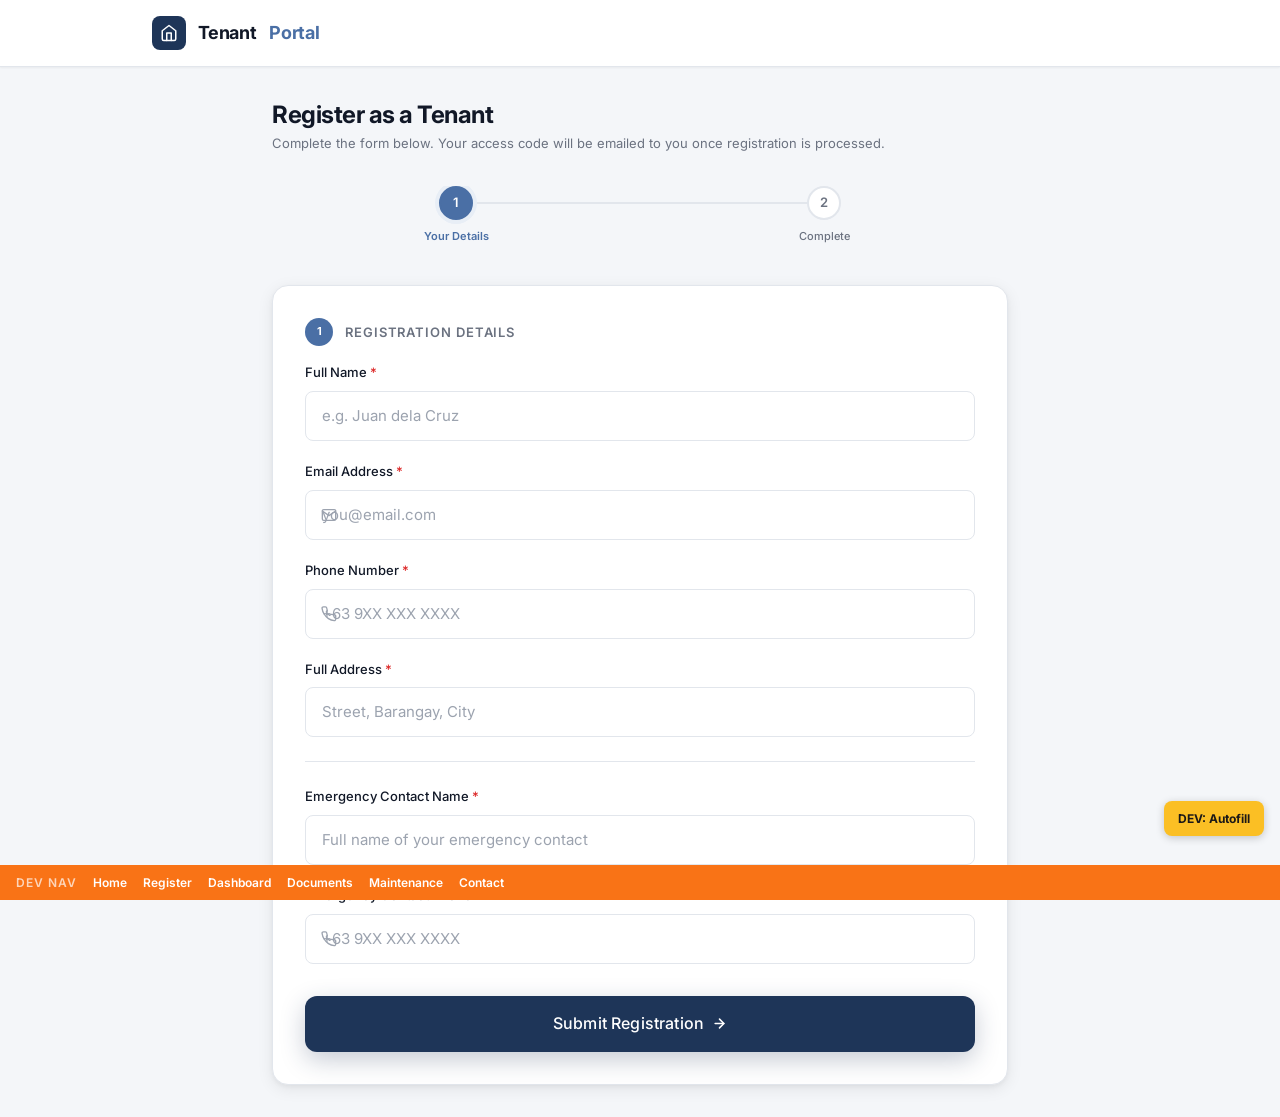
<file: onboarding.html>
<!DOCTYPE html>
<html lang="en">
<head>
  <meta charset="UTF-8" />
  <meta name="viewport" content="width=device-width, initial-scale=1.0" />
  <title>Register — Tenant Portal</title>
  <link rel="preconnect" href="https://fonts.googleapis.com" />
  <link rel="preconnect" href="https://fonts.gstatic.com" crossorigin />
  <link href="https://fonts.googleapis.com/css2?family=Inter:wght@400;500;600;700&display=swap" rel="stylesheet" />
  <link rel="stylesheet" href="css/style.css" />
</head>
<body class="page">

  <!-- ── Navbar (simplified — public page, no tenant nav links) ── -->
  <nav class="navbar">
    <div class="container">
      <div class="navbar__inner">
        <a href="index.html" class="navbar__brand">
          <div class="navbar__brand-icon">
            <svg width="18" height="18" viewBox="0 0 24 24" fill="none" stroke="currentColor" stroke-width="2" stroke-linecap="round" stroke-linejoin="round" aria-hidden="true">
              <path d="M3 9l9-7 9 7v11a2 2 0 0 1-2 2H5a2 2 0 0 1-2-2z"/>
              <polyline points="9 22 9 12 15 12 15 22"/>
            </svg>
          </div>
          Tenant<span>Portal</span>
        </a>
      </div>
    </div>
  </nav>

  <!-- ── Main ───────────────────────────────────────────────── -->
  <main class="page-content">
    <div class="container container--lg">

      <!-- Page header -->
      <div class="page-header">
        <div class="page-header__text">
          <h1 class="page-header__title">Register as a Tenant</h1>
          <p class="page-header__subtitle">Complete the form below. Your access code will be emailed to you once registration is processed.</p>
        </div>
      </div>

      <!-- Progress steps (2-step) -->
      <div class="progress-steps" role="list" aria-label="Registration steps">
        <div class="step" role="listitem">
          <div class="step__dot">1</div>
          <div class="step__label">Your Details</div>
        </div>
        <div class="step" role="listitem">
          <div class="step__dot">2</div>
          <div class="step__label">Complete</div>
        </div>
      </div>

      <div class="card card--padded card--raised">

        <!-- ── Step 1 · Registration Form ─────────────────────── -->
        <div class="step-panel">

          <div class="section-step mb-6">
            <div class="section-step__num">1</div>
            <div class="section-step__label">Registration Details</div>
          </div>

          <div id="alert-reg"></div>

          <div class="form-group">
            <label for="full-name" class="label-required">Full Name</label>
            <input type="text" id="full-name" name="fullName"
              placeholder="e.g. Juan dela Cruz"
              autocomplete="name" required />
          </div>

          <div class="form-group">
            <label for="email" class="label-required">Email Address</label>
            <div class="input-wrap">
              <span class="input-icon" aria-hidden="true">
                <svg width="16" height="16" viewBox="0 0 24 24" fill="none" stroke="currentColor" stroke-width="2" stroke-linecap="round" stroke-linejoin="round">
                  <path d="M4 4h16c1.1 0 2 .9 2 2v12c0 1.1-.9 2-2 2H4c-1.1 0-2-.9-2-2V6c0-1.1.9-2 2-2z"/>
                  <polyline points="22,6 12,13 2,6"/>
                </svg>
              </span>
              <input type="email" id="email" name="email"
                placeholder="you@email.com"
                autocomplete="email" required />
            </div>
          </div>

          <div class="form-group">
            <label for="phone" class="label-required">Phone Number</label>
            <div class="input-wrap">
              <span class="input-icon" aria-hidden="true">
                <svg width="16" height="16" viewBox="0 0 24 24" fill="none" stroke="currentColor" stroke-width="2" stroke-linecap="round" stroke-linejoin="round">
                  <path d="M22 16.92v3a2 2 0 0 1-2.18 2 19.79 19.79 0 0 1-8.63-3.07A19.5 19.5 0 0 1 4.69 12 19.79 19.79 0 0 1 1.61 3.49A2 2 0 0 1 3.6 1.31h3a2 2 0 0 1 2 1.72c.127.96.361 1.903.7 2.81a2 2 0 0 1-.45 2.11L7.91 9c1.27 2.19 2.82 3.74 5 5l1.27-.89a2 2 0 0 1 2.11-.45c.907.339 1.85.573 2.81.7A2 2 0 0 1 21 16.92z"/>
                </svg>
              </span>
              <input type="tel" id="phone" name="phone"
                placeholder="+63 9XX XXX XXXX"
                autocomplete="tel" required />
            </div>
          </div>

          <div class="form-group">
            <label for="address" class="label-required">Full Address</label>
            <input type="text" id="address" name="address"
              placeholder="Street, Barangay, City"
              autocomplete="street-address" required />
          </div>

          <div class="divider mt-8 mb-6"></div>

          <div class="form-group">
            <label for="ec-name" class="label-required">Emergency Contact Name</label>
            <input type="text" id="ec-name" name="emergencyContactName"
              placeholder="Full name of your emergency contact"
              autocomplete="off" required />
          </div>

          <div class="form-group">
            <label for="ec-phone" class="label-required">Emergency Contact Phone</label>
            <div class="input-wrap">
              <span class="input-icon" aria-hidden="true">
                <svg width="16" height="16" viewBox="0 0 24 24" fill="none" stroke="currentColor" stroke-width="2" stroke-linecap="round" stroke-linejoin="round">
                  <path d="M22 16.92v3a2 2 0 0 1-2.18 2 19.79 19.79 0 0 1-8.63-3.07A19.5 19.5 0 0 1 4.69 12 19.79 19.79 0 0 1 1.61 3.49A2 2 0 0 1 3.6 1.31h3a2 2 0 0 1 2 1.72c.127.96.361 1.903.7 2.81a2 2 0 0 1-.45 2.11L7.91 9c1.27 2.19 2.82 3.74 5 5l1.27-.89a2 2 0 0 1 2.11-.45c.907.339 1.85.573 2.81.7A2 2 0 0 1 21 16.92z"/>
                </svg>
              </span>
              <input type="tel" id="ec-phone" name="emergencyContactPhone"
                placeholder="+63 9XX XXX XXXX"
                autocomplete="off" required />
            </div>
          </div>

          <div class="mt-8">
            <button type="button" id="submit-btn" class="btn btn--brand btn--full btn--lg">
              Submit Registration
              <span class="btn__arrow">
                <svg width="15" height="15" viewBox="0 0 24 24" fill="none" stroke="currentColor" stroke-width="2.5" stroke-linecap="round" stroke-linejoin="round" aria-hidden="true">
                  <path d="M5 12h14"/><path d="M12 5l7 7-7 7"/>
                </svg>
              </span>
            </button>
          </div>

        </div>

        <!-- ── Step 2 · Success ────────────────────────────────── -->
        <div class="step-panel" hidden>

          <div style="text-align:center;padding:var(--space-4) 0 var(--space-8);">
            <div class="icon-badge icon-badge--success icon-badge--lg" style="margin:0 auto var(--space-6);">
              <svg width="28" height="28" viewBox="0 0 24 24" fill="none" stroke="currentColor" stroke-width="2.5" stroke-linecap="round" stroke-linejoin="round" aria-hidden="true">
                <polyline points="20 6 9 17 4 12"/>
              </svg>
            </div>
            <h2 style="font-size:var(--text-2xl);font-weight:var(--fw-bold);color:var(--color-text);margin-bottom:var(--space-2);">Registration Complete!</h2>
            <p id="success-email-msg" style="font-size:var(--text-sm);color:var(--color-text-muted);max-width:380px;margin:0 auto var(--space-6);line-height:1.6;">
              Your access code has been sent to your email.
            </p>
            <a id="drive-folder-btn" href="#" target="_blank" rel="noopener noreferrer" class="btn btn--brand btn--lg">
              Open My Drive Folder
              <span class="btn__arrow">
                <svg width="15" height="15" viewBox="0 0 24 24" fill="none" stroke="currentColor" stroke-width="2.5" stroke-linecap="round" stroke-linejoin="round" aria-hidden="true">
                  <path d="M18 13v6a2 2 0 0 1-2 2H5a2 2 0 0 1-2-2V8a2 2 0 0 1 2-2h6"/>
                  <polyline points="15 3 21 3 21 9"/>
                  <line x1="10" y1="14" x2="21" y2="3"/>
                </svg>
              </span>
            </a>
          </div>

          <div class="divider mb-6"></div>

          <div class="card card--padded" style="background:var(--color-surface-2);border:1px solid var(--color-border);">
            <p style="font-size:var(--text-xs);font-weight:var(--fw-semi);text-transform:uppercase;letter-spacing:0.08em;color:var(--color-text-muted);margin-bottom:var(--space-3);">Next steps — upload your documents to your Drive folder</p>
            <ul style="font-size:var(--text-sm);color:var(--color-text-muted);padding-left:var(--space-5);line-height:1.8;margin:0;">
              <li><strong>01 - Identification:</strong> Government-issued ID, passport, driver's license</li>
              <li><strong>02 - Lease &amp; Contracts:</strong> Signed lease agreement</li>
              <li>Request other documents from your property manager as needed</li>
            </ul>
          </div>

          <div class="divider mt-6 mb-6"></div>

          <div style="text-align:center;">
            <a href="index.html" style="font-size:var(--text-sm);color:var(--color-accent);">&#8592; Return to Login</a>
          </div>

        </div>

      </div><!-- .card -->
    </div><!-- .container -->
  </main>

  <!-- DEV: Autofill button (yellow, floating bottom-right) -->
  <button id="dev-autofill" type="button" onclick="devAutofill()" style="position:fixed;bottom:64px;right:16px;background:#fbbf24;color:#1c1917;font-size:12px;font-weight:700;padding:8px 14px;border:none;border-radius:8px;cursor:pointer;z-index:9998;box-shadow:0 2px 8px rgba(0,0,0,0.2);">
    DEV: Autofill
  </button>

  <!-- DEV NAV TOOLBAR — remove before launch -->
  <div style="position:fixed;bottom:0;left:0;right:0;background:#f97316;color:white;padding:8px 16px;display:flex;gap:16px;align-items:center;font-size:12px;font-weight:600;z-index:9999;flex-wrap:wrap;">
    <span style="opacity:0.7;text-transform:uppercase;letter-spacing:0.08em;flex-shrink:0;">DEV NAV</span>
    <a href="index.html" style="color:white;text-decoration:none;">Home</a>
    <a href="onboarding.html" style="color:white;text-decoration:none;">Register</a>
    <a href="dashboard.html" style="color:white;text-decoration:none;">Dashboard</a>
    <a href="documents.html" style="color:white;text-decoration:none;">Documents</a>
    <a href="maintenance.html" style="color:white;text-decoration:none;">Maintenance</a>
    <a href="contact.html" style="color:white;text-decoration:none;">Contact</a>
  </div>

  <script src="js/main.js"></script>
  <script>
    const stepForm  = initStepForm(2);
    const submitBtn = document.getElementById('submit-btn');
    const PHONE_RE  = /^\+?[\d\s\-()\s]{7,15}$/;

    function setRegLoading(loading) {
      if (loading) {
        submitBtn.disabled = true;
        submitBtn.dataset.originalText = submitBtn.innerHTML;
        submitBtn.innerHTML = '<span class="spinner"></span> Processing your registration...';
      } else {
        submitBtn.disabled = false;
        submitBtn.innerHTML = submitBtn.dataset.originalText || '';
      }
    }

    submitBtn.addEventListener('click', async () => {
      const fieldIds = ['full-name', 'email', 'phone', 'address', 'ec-name', 'ec-phone'];
      let valid = true;

      fieldIds.forEach(id => {
        const el = document.getElementById(id);
        el.classList.remove('is-error');
        if (!el.value.trim()) { el.classList.add('is-error'); valid = false; }
      });

      if (!valid) {
        showAlert('alert-reg', 'Please fill in all required fields.');
        return;
      }

      const emailEl = document.getElementById('email');
      if (!/^[^\s@]+@[^\s@]+\.[^\s@]+$/.test(emailEl.value)) {
        emailEl.classList.add('is-error');
        showAlert('alert-reg', 'Please enter a valid email address.');
        return;
      }

      const phoneEl = document.getElementById('phone');
      if (!PHONE_RE.test(phoneEl.value.trim())) {
        phoneEl.classList.add('is-error');
        showAlert('alert-reg', 'Please enter a valid phone number.');
        return;
      }

      const ecPhoneEl = document.getElementById('ec-phone');
      if (!PHONE_RE.test(ecPhoneEl.value.trim())) {
        ecPhoneEl.classList.add('is-error');
        showAlert('alert-reg', 'Please enter a valid emergency contact phone number.');
        return;
      }

      clearAlert('alert-reg');
      setRegLoading(true);

      try {
        const result = await apiPost(WEBHOOKS.newTenantRegistration, {
          fullName:              document.getElementById('full-name').value.trim(),
          email:                 document.getElementById('email').value.trim(),
          phone:                 document.getElementById('phone').value.trim(),
          address:               document.getElementById('address').value.trim(),
          emergencyContactName:  document.getElementById('ec-name').value.trim(),
          emergencyContactPhone: document.getElementById('ec-phone').value.trim(),
        });

        if (result && result.success) {
          if (result.tenantFolderUrl) {
            document.getElementById('drive-folder-btn').href = escapeHtml(result.tenantFolderUrl);
          }
          if (result.email) {
            document.getElementById('success-email-msg').textContent =
              'Your access code has been sent to ' + result.email + '.';
          }
          document.getElementById('dev-autofill').hidden = true;
          stepForm.showStep(2);
        } else {
          throw new Error(result && result.message ? result.message : DEFAULT_ERROR_MSG);
        }
      } catch (err) {
        showAlert('alert-reg', err.message || DEFAULT_ERROR_MSG);
        setRegLoading(false);
      }
    });

    function devAutofill() {
      document.getElementById('full-name').value = 'Maria Santos';
      document.getElementById('email').value     = 'maria.santos.dev@gmail.com';
      document.getElementById('phone').value     = '+63 912 345 6789';
      document.getElementById('address').value   = '123 Mabini Street, Barangay Central, Makati City';
      document.getElementById('ec-name').value   = 'Jose Santos';
      document.getElementById('ec-phone').value  = '+63 917 987 6543';
    }
  </script>

</body>
</html>
</file>
<file: css/style.css>
/* ============================================================
   DESIGN TOKENS
   ============================================================ */
:root {
  /* Brand */
  --color-accent:        #4A6FA5;
  --color-accent-dark:   #3a5a8f;
  --color-accent-hover:  #2d4e7e;
  --color-accent-light:  #e8eef6;
  --color-accent-mid:    #c5d5ec;

  /* Brand dark (for panels / hero) */
  --color-brand:         #1e3558;
  --color-brand-mid:     #243f6b;
  --color-brand-light:   #2d4e7e;

  /* Surface */
  --color-bg:            #f4f6f9;
  --color-surface:       #ffffff;
  --color-surface-2:     #f8f9fb;
  --color-border:        #e2e6ec;
  --color-border-light:  #edf0f4;

  /* Text */
  --color-text:          #111827;
  --color-text-muted:    #6b7280;
  --color-text-subtle:   #9ca3af;

  /* Semantic */
  --color-error:         #dc2626;
  --color-error-bg:      #fef2f2;
  --color-error-border:  #fca5a5;
  --color-success:       #16a34a;
  --color-success-bg:    #f0fdf4;
  --color-success-border:#86efac;
  --color-warning:       #d97706;
  --color-warning-bg:    #fffbeb;
  --color-warning-border:#fcd34d;
  --color-info:          #0284c7;
  --color-info-bg:       #f0f9ff;
  --color-info-border:   #7dd3fc;

  /* Priority colors (from reference site) */
  --color-urgent:        #dc2626;
  --color-urgent-bg:     #fef2f2;
  --color-medium:        #d97706;
  --color-medium-bg:     #fffbeb;
  --color-normal:        #4A6FA5;
  --color-normal-bg:     #e8eef6;

  /* Typography */
  --font-base: 'Inter', system-ui, -apple-system, sans-serif;
  --text-xs:   0.6875rem;   /* 11px */
  --text-sm:   0.8125rem;   /* 13px */
  --text-base: 0.9375rem;   /* 15px */
  --text-md:   1rem;        /* 16px */
  --text-lg:   1.125rem;    /* 18px */
  --text-xl:   1.25rem;     /* 20px */
  --text-2xl:  1.5rem;      /* 24px */
  --text-3xl:  1.875rem;    /* 30px */
  --text-4xl:  2.25rem;     /* 36px */
  --fw-normal: 400;
  --fw-medium: 500;
  --fw-semi:   600;
  --fw-bold:   700;

  /* Spacing */
  --space-1:  0.25rem;
  --space-2:  0.5rem;
  --space-3:  0.75rem;
  --space-4:  1rem;
  --space-5:  1.25rem;
  --space-6:  1.5rem;
  --space-8:  2rem;
  --space-10: 2.5rem;
  --space-12: 3rem;
  --space-16: 4rem;

  /* Radius */
  --radius-sm:  4px;
  --radius-md:  8px;
  --radius-lg:  12px;
  --radius-xl:  16px;
  --radius-2xl: 24px;
  --radius-full: 9999px;

  /* Shadows */
  --shadow-xs: 0 1px 2px rgba(0,0,0,0.05);
  --shadow-sm: 0 1px 3px rgba(0,0,0,0.07), 0 1px 2px rgba(0,0,0,0.05);
  --shadow-md: 0 4px 16px rgba(0,0,0,0.08), 0 2px 4px rgba(0,0,0,0.04);
  --shadow-lg: 0 8px 32px rgba(0,0,0,0.10), 0 4px 8px rgba(0,0,0,0.05);
  --shadow-xl: 0 20px 48px rgba(0,0,0,0.12), 0 8px 16px rgba(0,0,0,0.06);
  --shadow-brand: 0 8px 24px rgba(30,53,88,0.25);

  /* Transitions */
  --transition-fast: 100ms ease;
  --transition:      180ms ease;
  --transition-slow: 280ms ease;
}

/* ============================================================
   RESET
   ============================================================ */
*, *::before, *::after {
  box-sizing: border-box;
  margin: 0;
  padding: 0;
}

html {
  font-size: 16px;
  -webkit-text-size-adjust: 100%;
  scroll-behavior: smooth;
}

body {
  font-family: var(--font-base);
  font-size: var(--text-base);
  color: var(--color-text);
  background-color: var(--color-bg);
  line-height: 1.6;
  min-height: 100vh;
  -webkit-font-smoothing: antialiased;
  -moz-osx-font-smoothing: grayscale;
}

img, svg { display: block; max-width: 100%; }

a { color: var(--color-accent); text-decoration: none; }
a:hover { text-decoration: underline; }

ul, ol { list-style: none; }

button, input, select, textarea {
  font: inherit;
  color: inherit;
}

/* ============================================================
   TYPOGRAPHY
   ============================================================ */
h1, h2, h3, h4, h5, h6 {
  font-weight: var(--fw-semi);
  line-height: 1.3;
  color: var(--color-text);
  letter-spacing: -0.01em;
}

h1 { font-size: var(--text-3xl); }
h2 { font-size: var(--text-2xl); }
h3 { font-size: var(--text-xl); }
h4 { font-size: var(--text-lg); }

p { color: var(--color-text-muted); line-height: 1.7; }

.text-muted   { color: var(--color-text-muted); }
.text-subtle  { color: var(--color-text-subtle); }
.text-accent  { color: var(--color-accent); }
.text-sm      { font-size: var(--text-sm); }
.text-xs      { font-size: var(--text-xs); }
.text-lg      { font-size: var(--text-lg); }
.text-center  { text-align: center; }
.fw-medium    { font-weight: var(--fw-medium); }
.fw-semi      { font-weight: var(--fw-semi); }
.fw-bold      { font-weight: var(--fw-bold); }

/* ============================================================
   LAYOUT
   ============================================================ */
.container {
  width: 100%;
  max-width: 1040px;
  margin-inline: auto;
  padding-inline: var(--space-4);
}

.container--sm  { max-width: 480px; }
.container--md  { max-width: 640px; }
.container--lg  { max-width: 800px; }

.page {
  min-height: 100vh;
  display: flex;
  flex-direction: column;
}

.page-content {
  flex: 1;
  padding-block: var(--space-8);
}

/* Flex utilities */
.flex           { display: flex; }
.flex-col       { flex-direction: column; }
.items-center   { align-items: center; }
.items-start    { align-items: flex-start; }
.justify-center { justify-content: center; }
.justify-between{ justify-content: space-between; }
.gap-2  { gap: var(--space-2); }
.gap-3  { gap: var(--space-3); }
.gap-4  { gap: var(--space-4); }
.gap-6  { gap: var(--space-6); }

/* Spacing utilities */
.mt-2 { margin-top: var(--space-2); }
.mt-4 { margin-top: var(--space-4); }
.mt-6 { margin-top: var(--space-6); }
.mt-8 { margin-top: var(--space-8); }
.mb-2 { margin-bottom: var(--space-2); }
.mb-4 { margin-bottom: var(--space-4); }
.mb-6 { margin-bottom: var(--space-6); }
.mb-8 { margin-bottom: var(--space-8); }

/* ============================================================
   CARD
   ============================================================ */
.card {
  background: var(--color-surface);
  border: 1px solid var(--color-border);
  border-radius: var(--radius-xl);
  padding: var(--space-6);
  box-shadow: var(--shadow-sm);
}

.card--padded { padding: var(--space-8); }
.card--raised { box-shadow: var(--shadow-md); }

.card__eyebrow {
  font-size: var(--text-xs);
  font-weight: var(--fw-semi);
  text-transform: uppercase;
  letter-spacing: 0.08em;
  color: var(--color-accent);
  margin-bottom: var(--space-2);
}

.card__title {
  font-size: var(--text-xl);
  font-weight: var(--fw-semi);
  margin-bottom: var(--space-2);
}

.card__subtitle {
  font-size: var(--text-sm);
  color: var(--color-text-muted);
  margin-bottom: var(--space-6);
}

/* ============================================================
   BUTTONS
   ============================================================ */
.btn {
  display: inline-flex;
  align-items: center;
  justify-content: center;
  gap: var(--space-2);
  padding: var(--space-3) var(--space-6);
  border-radius: var(--radius-md);
  font-size: var(--text-base);
  font-weight: var(--fw-medium);
  border: 1.5px solid transparent;
  cursor: pointer;
  transition:
    background-color var(--transition),
    border-color var(--transition),
    box-shadow var(--transition),
    transform var(--transition-fast),
    opacity var(--transition);
  white-space: nowrap;
  user-select: none;
  letter-spacing: 0.01em;
  position: relative;
}

.btn:disabled {
  opacity: 0.5;
  cursor: not-allowed;
}

.btn:not(:disabled):active {
  transform: translateY(1px);
}

.btn--primary {
  background: var(--color-accent);
  color: #fff;
  box-shadow: 0 2px 8px rgba(74,111,165,0.25);
}
.btn--primary:hover:not(:disabled) {
  background: var(--color-accent-dark);
  box-shadow: 0 4px 14px rgba(74,111,165,0.35);
  text-decoration: none;
}

.btn--brand {
  background: var(--color-brand);
  color: #fff;
  box-shadow: var(--shadow-brand);
}
.btn--brand:hover:not(:disabled) {
  background: var(--color-brand-mid);
  text-decoration: none;
}

.btn--secondary {
  background: var(--color-surface);
  color: var(--color-accent);
  border-color: var(--color-accent-mid);
}
.btn--secondary:hover:not(:disabled) {
  background: var(--color-accent-light);
  border-color: var(--color-accent);
  text-decoration: none;
}

.btn--ghost {
  background: transparent;
  color: var(--color-text-muted);
  border-color: var(--color-border);
}
.btn--ghost:hover:not(:disabled) {
  background: var(--color-surface-2);
  color: var(--color-text);
  text-decoration: none;
}

.btn--full { width: 100%; }

.btn--sm {
  padding: var(--space-2) var(--space-4);
  font-size: var(--text-sm);
  border-radius: var(--radius-md);
}

.btn--lg {
  padding: 0.875rem var(--space-8);
  font-size: var(--text-md);
  border-radius: var(--radius-lg);
}

/* Arrow icon in button */
.btn__arrow {
  display: inline-flex;
  transition: transform var(--transition);
}
.btn:hover .btn__arrow {
  transform: translateX(3px);
}

/* ============================================================
   FORMS
   ============================================================ */
.form-group {
  display: flex;
  flex-direction: column;
  gap: var(--space-2);
}

.form-group + .form-group {
  margin-top: var(--space-5);
}

label {
  font-size: var(--text-sm);
  font-weight: var(--fw-medium);
  color: var(--color-text);
}

.label-required::after {
  content: ' *';
  color: var(--color-error);
}

/* Input with prefix icon */
.input-wrap {
  position: relative;
  display: flex;
  align-items: center;
}

.input-wrap .input-icon {
  position: absolute;
  left: var(--space-4);
  color: var(--color-text-subtle);
  display: flex;
  pointer-events: none;
  transition: color var(--transition);
}

.input-wrap input,
.input-wrap select,
.input-wrap textarea {
  padding-left: calc(var(--space-4) + 20px + var(--space-3));
}

.input-wrap:focus-within .input-icon {
  color: var(--color-accent);
}

input[type="text"],
input[type="email"],
input[type="tel"],
input[type="number"],
input[type="date"],
input[type="password"],
select,
textarea {
  width: 100%;
  padding: 0.75rem var(--space-4);
  border: 1.5px solid var(--color-border);
  border-radius: var(--radius-md);
  background: var(--color-surface);
  color: var(--color-text);
  font-size: var(--text-base);
  transition: border-color var(--transition), box-shadow var(--transition);
  appearance: none;
}

input::placeholder,
textarea::placeholder {
  color: var(--color-text-subtle);
}

input:hover:not(:focus):not(.is-error),
select:hover:not(:focus):not(.is-error),
textarea:hover:not(:focus):not(.is-error) {
  border-color: var(--color-accent-mid);
}

input:focus,
select:focus,
textarea:focus {
  outline: none;
  border-color: var(--color-accent);
  box-shadow: 0 0 0 3px rgba(74,111,165,0.14);
}

input.is-error,
select.is-error,
textarea.is-error {
  border-color: var(--color-error);
  background: #fff8f8;
}

input.is-error:focus,
select.is-error:focus,
textarea.is-error:focus {
  box-shadow: 0 0 0 3px rgba(220,38,38,0.12);
}

textarea {
  resize: vertical;
  min-height: 110px;
  line-height: 1.6;
}

.field-hint {
  font-size: var(--text-xs);
  color: var(--color-text-muted);
  line-height: 1.5;
}

.field-error {
  font-size: var(--text-xs);
  color: var(--color-error);
  display: flex;
  align-items: center;
  gap: var(--space-1);
}

/* File input */
input[type="file"] {
  width: 100%;
  padding: var(--space-4);
  border: 1.5px dashed var(--color-border);
  border-radius: var(--radius-md);
  background: var(--color-surface-2);
  cursor: pointer;
  font-size: var(--text-sm);
  color: var(--color-text-muted);
  transition: border-color var(--transition), background var(--transition);
}

input[type="file"]:hover,
input[type="file"]:focus {
  outline: none;
  border-color: var(--color-accent);
  background: var(--color-accent-light);
}

/* Form row — two columns on desktop */
.form-row {
  display: grid;
  grid-template-columns: 1fr;
  gap: var(--space-4);
}

@media (min-width: 600px) {
  .form-row { grid-template-columns: 1fr 1fr; }
}

/* ============================================================
   PROGRESS STEPS
   ============================================================ */
.progress-steps {
  display: flex;
  align-items: center;
  justify-content: center;
  gap: 0;
  margin-bottom: var(--space-8);
  overflow-x: auto;
  padding-bottom: var(--space-2);
}

.step {
  display: flex;
  flex-direction: column;
  align-items: center;
  gap: var(--space-2);
  flex: 1;
  position: relative;
  min-width: 72px;
}

.step::before {
  content: '';
  position: absolute;
  top: 16px;
  right: 50%;
  left: -50%;
  height: 2px;
  background: var(--color-border);
  z-index: 0;
}

.step:first-child::before { display: none; }

.step__dot {
  width: 34px;
  height: 34px;
  border-radius: 50%;
  background: var(--color-surface);
  border: 2px solid var(--color-border);
  display: flex;
  align-items: center;
  justify-content: center;
  font-size: var(--text-sm);
  font-weight: var(--fw-semi);
  color: var(--color-text-muted);
  position: relative;
  z-index: 1;
  transition: all var(--transition);
}

.step__label {
  font-size: var(--text-xs);
  color: var(--color-text-muted);
  white-space: nowrap;
  font-weight: var(--fw-medium);
}

.step.is-active .step__dot {
  background: var(--color-accent);
  border-color: var(--color-accent);
  color: #fff;
  box-shadow: 0 0 0 4px var(--color-accent-light);
}

.step.is-active .step__label {
  color: var(--color-accent);
  font-weight: var(--fw-semi);
}

.step.is-done .step__dot {
  background: var(--color-success);
  border-color: var(--color-success);
  color: #fff;
}

.step.is-done::before { background: var(--color-success); }

/* ============================================================
   ALERT / NOTIFICATION BANNERS
   ============================================================ */
.alert {
  display: flex;
  align-items: flex-start;
  gap: var(--space-3);
  padding: var(--space-4) var(--space-5);
  border-radius: var(--radius-lg);
  font-size: var(--text-sm);
  border: 1px solid transparent;
  line-height: 1.5;
}

.alert__icon {
  flex-shrink: 0;
  margin-top: 1px;
}

.alert--error {
  background: var(--color-error-bg);
  border-color: var(--color-error-border);
  color: #991b1b;
}

.alert--success {
  background: var(--color-success-bg);
  border-color: var(--color-success-border);
  color: #15803d;
}

.alert--warning {
  background: var(--color-warning-bg);
  border-color: var(--color-warning-border);
  color: #92400e;
}

.alert--info {
  background: var(--color-info-bg);
  border-color: var(--color-info-border);
  color: var(--color-info);
}

/* ============================================================
   NAV BAR
   ============================================================ */
.navbar {
  background: var(--color-surface);
  border-bottom: 1px solid var(--color-border);
  padding-block: var(--space-4);
  position: sticky;
  top: 0;
  z-index: 100;
  box-shadow: var(--shadow-xs);
}

.navbar__inner {
  display: flex;
  align-items: center;
  justify-content: space-between;
}

.navbar__brand {
  display: flex;
  align-items: center;
  gap: var(--space-3);
  font-size: var(--text-lg);
  font-weight: var(--fw-bold);
  color: var(--color-text);
  letter-spacing: -0.01em;
}

.navbar__brand-icon {
  width: 34px;
  height: 34px;
  background: var(--color-brand);
  border-radius: var(--radius-md);
  display: flex;
  align-items: center;
  justify-content: center;
  color: #fff;
  flex-shrink: 0;
}

.navbar__brand span { color: var(--color-accent); }

.navbar__nav {
  display: flex;
  align-items: center;
  gap: var(--space-1);
}

.nav-link {
  padding: var(--space-2) var(--space-3);
  border-radius: var(--radius-md);
  font-size: var(--text-sm);
  font-weight: var(--fw-medium);
  color: var(--color-text-muted);
  transition: background-color var(--transition), color var(--transition);
  display: flex;
  align-items: center;
  gap: var(--space-2);
}

.nav-link:hover {
  background: var(--color-surface-2);
  color: var(--color-text);
  text-decoration: none;
}

.nav-link.is-active {
  background: var(--color-accent-light);
  color: var(--color-accent);
}

/* Mobile nav */
.navbar__menu-toggle {
  display: none;
  background: none;
  border: none;
  cursor: pointer;
  padding: var(--space-2);
  color: var(--color-text-muted);
  border-radius: var(--radius-md);
}

.navbar__menu-toggle:hover {
  background: var(--color-surface-2);
  color: var(--color-text);
}

@media (max-width: 599px) {
  .navbar__menu-toggle { display: flex; align-items: center; }

  .navbar__nav {
    display: none;
    position: absolute;
    top: 100%;
    left: 0;
    right: 0;
    background: var(--color-surface);
    border-bottom: 1px solid var(--color-border);
    flex-direction: column;
    align-items: stretch;
    padding: var(--space-3) var(--space-4);
    gap: var(--space-1);
    box-shadow: var(--shadow-md);
  }

  .navbar__nav.is-open { display: flex; }

  .nav-link {
    padding: var(--space-3) var(--space-4);
    border-radius: var(--radius-md);
  }
}

/* ============================================================
   PAGE HEADER
   ============================================================ */
.page-header {
  margin-bottom: var(--space-8);
  display: flex;
  align-items: flex-start;
  justify-content: space-between;
  gap: var(--space-4);
}

.page-header__text {}

.page-header__title {
  font-size: var(--text-2xl);
  font-weight: var(--fw-bold);
  color: var(--color-text);
  letter-spacing: -0.02em;
}

.page-header__subtitle {
  font-size: var(--text-sm);
  color: var(--color-text-muted);
  margin-top: var(--space-1);
  line-height: 1.5;
}

/* ============================================================
   BADGE
   ============================================================ */
.badge {
  display: inline-flex;
  align-items: center;
  gap: var(--space-1);
  padding: 3px var(--space-3);
  border-radius: var(--radius-full);
  font-size: var(--text-xs);
  font-weight: var(--fw-semi);
  letter-spacing: 0.02em;
}

.badge--dot::before {
  content: '';
  width: 6px;
  height: 6px;
  border-radius: 50%;
  background: currentColor;
  opacity: 0.7;
}

.badge--accent   { background: var(--color-accent-light);  color: var(--color-accent-dark); }
.badge--success  { background: var(--color-success-bg);    color: var(--color-success); }
.badge--warning  { background: var(--color-warning-bg);    color: var(--color-warning); }
.badge--error    { background: var(--color-error-bg);      color: var(--color-error); }
.badge--neutral  { background: var(--color-surface-2);     color: var(--color-text-muted); border: 1px solid var(--color-border); }

/* ============================================================
   DIVIDER
   ============================================================ */
.divider {
  border: none;
  border-top: 1px solid var(--color-border);
  margin-block: var(--space-6);
}

.divider--label {
  display: flex;
  align-items: center;
  gap: var(--space-3);
  color: var(--color-text-subtle);
  font-size: var(--text-xs);
  font-weight: var(--fw-medium);
  letter-spacing: 0.05em;
  text-transform: uppercase;
  border: none;
  margin-block: var(--space-6);
}
.divider--label::before,
.divider--label::after {
  content: '';
  flex: 1;
  height: 1px;
  background: var(--color-border);
}

/* ============================================================
   LOADING SPINNER
   ============================================================ */
.spinner {
  width: 18px;
  height: 18px;
  border: 2px solid rgba(255,255,255,0.3);
  border-top-color: #fff;
  border-radius: 50%;
  animation: spin 0.65s linear infinite;
  display: inline-block;
  flex-shrink: 0;
}

.spinner--dark {
  border-color: var(--color-border);
  border-top-color: var(--color-accent);
}

@keyframes spin {
  to { transform: rotate(360deg); }
}

/* ============================================================
   ICON BADGE (icon in a colored circle/square)
   ============================================================ */
.icon-badge {
  display: inline-flex;
  align-items: center;
  justify-content: center;
  width: 44px;
  height: 44px;
  border-radius: var(--radius-lg);
  flex-shrink: 0;
}

.icon-badge--accent   { background: var(--color-accent-light); color: var(--color-accent-dark); }
.icon-badge--brand    { background: var(--color-brand);        color: #fff; }
.icon-badge--success  { background: var(--color-success-bg);   color: var(--color-success); }
.icon-badge--warning  { background: var(--color-warning-bg);   color: var(--color-warning); }
.icon-badge--error    { background: var(--color-error-bg);     color: var(--color-error); }
.icon-badge--neutral  { background: var(--color-surface-2);    color: var(--color-text-muted); border: 1px solid var(--color-border); }

.icon-badge--lg {
  width: 56px;
  height: 56px;
  border-radius: var(--radius-xl);
}

/* ============================================================
   PRIORITY INDICATORS (from reference site)
   ============================================================ */
.priority-chip {
  display: inline-flex;
  align-items: center;
  gap: var(--space-2);
  padding: var(--space-2) var(--space-3);
  border-radius: var(--radius-md);
  font-size: var(--text-sm);
  font-weight: var(--fw-medium);
  border: 1px solid transparent;
}

.priority-chip__dot {
  width: 8px;
  height: 8px;
  border-radius: 50%;
  flex-shrink: 0;
}

.priority-chip--urgent {
  background: var(--color-urgent-bg);
  border-color: var(--color-error-border);
  color: #991b1b;
}
.priority-chip--urgent .priority-chip__dot { background: var(--color-urgent); }

.priority-chip--medium {
  background: var(--color-medium-bg);
  border-color: var(--color-warning-border);
  color: #92400e;
}
.priority-chip--medium .priority-chip__dot { background: var(--color-medium); }

.priority-chip--normal {
  background: var(--color-normal-bg);
  border-color: var(--color-accent-mid);
  color: var(--color-accent-dark);
}
.priority-chip--normal .priority-chip__dot { background: var(--color-normal); }

/* ============================================================
   ===  LOGIN PAGE (split panel)  ===
   ============================================================ */
.login-split {
  min-height: 100vh;
  display: flex;
}

/* — Left brand panel — */
.login-split__brand {
  display: none;
  flex-direction: column;
  justify-content: space-between;
  padding: var(--space-12) var(--space-10);
  background: var(--color-brand);
  color: #fff;
  position: relative;
  overflow: hidden;
}

/* Subtle decorative circles */
.login-split__brand::before,
.login-split__brand::after {
  content: '';
  position: absolute;
  border-radius: 50%;
  opacity: 0.07;
  background: #fff;
}
.login-split__brand::before {
  width: 400px;
  height: 400px;
  bottom: -120px;
  left: -100px;
}
.login-split__brand::after {
  width: 200px;
  height: 200px;
  top: -50px;
  right: -50px;
}

.brand-panel__logo {
  display: flex;
  align-items: center;
  gap: var(--space-3);
  position: relative;
  z-index: 1;
}

.brand-panel__logo-icon {
  width: 40px;
  height: 40px;
  background: rgba(255,255,255,0.12);
  border: 1px solid rgba(255,255,255,0.2);
  border-radius: var(--radius-lg);
  display: flex;
  align-items: center;
  justify-content: center;
}

.brand-panel__logo-text {
  font-size: var(--text-lg);
  font-weight: var(--fw-bold);
  letter-spacing: -0.01em;
}

.brand-panel__logo-text span {
  color: var(--color-accent-mid);
}

.brand-panel__hero {
  flex: 1;
  display: flex;
  flex-direction: column;
  justify-content: center;
  position: relative;
  z-index: 1;
  padding-block: var(--space-12);
}

.brand-panel__headline {
  font-size: clamp(1.5rem, 2.5vw, 2.25rem);
  font-weight: var(--fw-bold);
  line-height: 1.2;
  letter-spacing: -0.02em;
  color: #fff;
  margin-bottom: var(--space-4);
}

.brand-panel__tagline {
  font-size: var(--text-base);
  color: rgba(255,255,255,0.65);
  line-height: 1.7;
  max-width: 340px;
  margin-bottom: var(--space-10);
}

.brand-panel__features {
  display: flex;
  flex-direction: column;
  gap: var(--space-4);
}

.brand-feature {
  display: flex;
  align-items: flex-start;
  gap: var(--space-4);
}

.brand-feature__icon {
  width: 36px;
  height: 36px;
  border-radius: var(--radius-md);
  background: rgba(255,255,255,0.10);
  border: 1px solid rgba(255,255,255,0.15);
  display: flex;
  align-items: center;
  justify-content: center;
  flex-shrink: 0;
  color: rgba(255,255,255,0.85);
}

.brand-feature__text strong {
  display: block;
  font-size: var(--text-sm);
  font-weight: var(--fw-semi);
  color: #fff;
  margin-bottom: 2px;
}

.brand-feature__text span {
  font-size: var(--text-xs);
  color: rgba(255,255,255,0.55);
  line-height: 1.5;
}

.brand-panel__footer {
  position: relative;
  z-index: 1;
  font-size: var(--text-xs);
  color: rgba(255,255,255,0.35);
}

/* — Right form panel — */
.login-split__form {
  flex: 1;
  display: flex;
  align-items: center;
  justify-content: center;
  padding: var(--space-8) var(--space-6);
  background: var(--color-bg);
  min-height: 100vh;
}

.login-card {
  width: 100%;
  max-width: 420px;
  background: var(--color-surface);
  border: 1px solid var(--color-border);
  border-radius: var(--radius-2xl);
  padding: var(--space-10);
  box-shadow: var(--shadow-xl);
}

.login-card__top {
  text-align: center;
  margin-bottom: var(--space-8);
}

.login-card__icon {
  width: 56px;
  height: 56px;
  background: var(--color-brand);
  border-radius: var(--radius-xl);
  display: inline-flex;
  align-items: center;
  justify-content: center;
  margin-bottom: var(--space-4);
  box-shadow: var(--shadow-brand);
}

.login-card__title {
  font-size: var(--text-2xl);
  font-weight: var(--fw-bold);
  letter-spacing: -0.02em;
  color: var(--color-text);
  margin-bottom: var(--space-2);
}

.login-card__title span { color: var(--color-accent); }

.login-card__tagline {
  font-size: var(--text-sm);
  color: var(--color-text-muted);
  line-height: 1.6;
}

/* Mobile: show logo in card */
.login-mobile-brand {
  display: flex;
  align-items: center;
  justify-content: center;
  gap: var(--space-2);
  margin-bottom: var(--space-6);
  font-size: var(--text-sm);
  font-weight: var(--fw-semi);
  color: var(--color-text-muted);
}

/* Show full split on larger screens */
@media (min-width: 800px) {
  .login-split__brand {
    display: flex;
    width: 420px;
    min-width: 380px;
    flex-shrink: 0;
  }

  .login-split__form {
    background: var(--color-surface-2);
  }

  .login-mobile-brand { display: none; }
}

@media (min-width: 1100px) {
  .login-split__brand { width: 480px; }
}

/* ============================================================
   DASHBOARD GRID
   ============================================================ */
.dashboard-grid {
  display: grid;
  grid-template-columns: 1fr;
  gap: var(--space-4);
}

@media (min-width: 480px) {
  .dashboard-grid { grid-template-columns: 1fr 1fr; }
}

@media (min-width: 768px) {
  .dashboard-grid { grid-template-columns: repeat(3, 1fr); }
}

.dashboard-card {
  background: var(--color-surface);
  border: 1px solid var(--color-border);
  border-radius: var(--radius-xl);
  padding: var(--space-6);
  box-shadow: var(--shadow-sm);
  text-decoration: none;
  display: flex;
  flex-direction: column;
  gap: var(--space-4);
  transition:
    box-shadow var(--transition),
    border-color var(--transition),
    transform var(--transition-slow);
  cursor: pointer;
}

.dashboard-card:hover {
  box-shadow: var(--shadow-lg);
  border-color: var(--color-accent-mid);
  transform: translateY(-2px);
  text-decoration: none;
}

.dashboard-card__icon {
  width: 48px;
  height: 48px;
  display: flex;
  align-items: center;
  justify-content: center;
  background: var(--color-accent-light);
  color: var(--color-accent-dark);
  border-radius: var(--radius-lg);
}

.dashboard-card__title {
  font-size: var(--text-base);
  font-weight: var(--fw-semi);
  color: var(--color-text);
}

.dashboard-card__desc {
  font-size: var(--text-sm);
  color: var(--color-text-muted);
  line-height: 1.5;
}

.dashboard-card__arrow {
  margin-top: auto;
  display: flex;
  align-items: center;
  gap: var(--space-1);
  font-size: var(--text-xs);
  font-weight: var(--fw-semi);
  color: var(--color-accent);
  transition: gap var(--transition);
}

.dashboard-card:hover .dashboard-card__arrow {
  gap: var(--space-2);
}

/* ============================================================
   SECTION DIVIDER WITH STEP NUMBER
   ============================================================ */
.section-step {
  display: flex;
  align-items: center;
  gap: var(--space-3);
  margin-bottom: var(--space-4);
}

.section-step__num {
  width: 28px;
  height: 28px;
  border-radius: 50%;
  background: var(--color-accent);
  color: #fff;
  font-size: var(--text-xs);
  font-weight: var(--fw-bold);
  display: flex;
  align-items: center;
  justify-content: center;
  flex-shrink: 0;
}

.section-step__label {
  font-size: var(--text-sm);
  font-weight: var(--fw-semi);
  color: var(--color-text-muted);
  text-transform: uppercase;
  letter-spacing: 0.07em;
}

/* ============================================================
   RESPONSIVE UTILITIES
   ============================================================ */
@media (max-width: 599px) {
  h1 { font-size: var(--text-2xl); }
  h2 { font-size: var(--text-xl); }

  .card, .card--padded {
    padding: var(--space-5);
    border-radius: var(--radius-lg);
  }

  .login-card {
    padding: var(--space-6);
    border-radius: var(--radius-xl);
    border: none;
    box-shadow: none;
    background: transparent;
  }

  .login-split__form {
    padding: var(--space-4);
    background: var(--color-surface);
  }

  .btn--full-mobile { width: 100%; }
}

@media (min-width: 600px) {
  .container { padding-inline: var(--space-6); }
}

@media (min-width: 960px) {
  .container { padding-inline: var(--space-8); }
}
</file>
